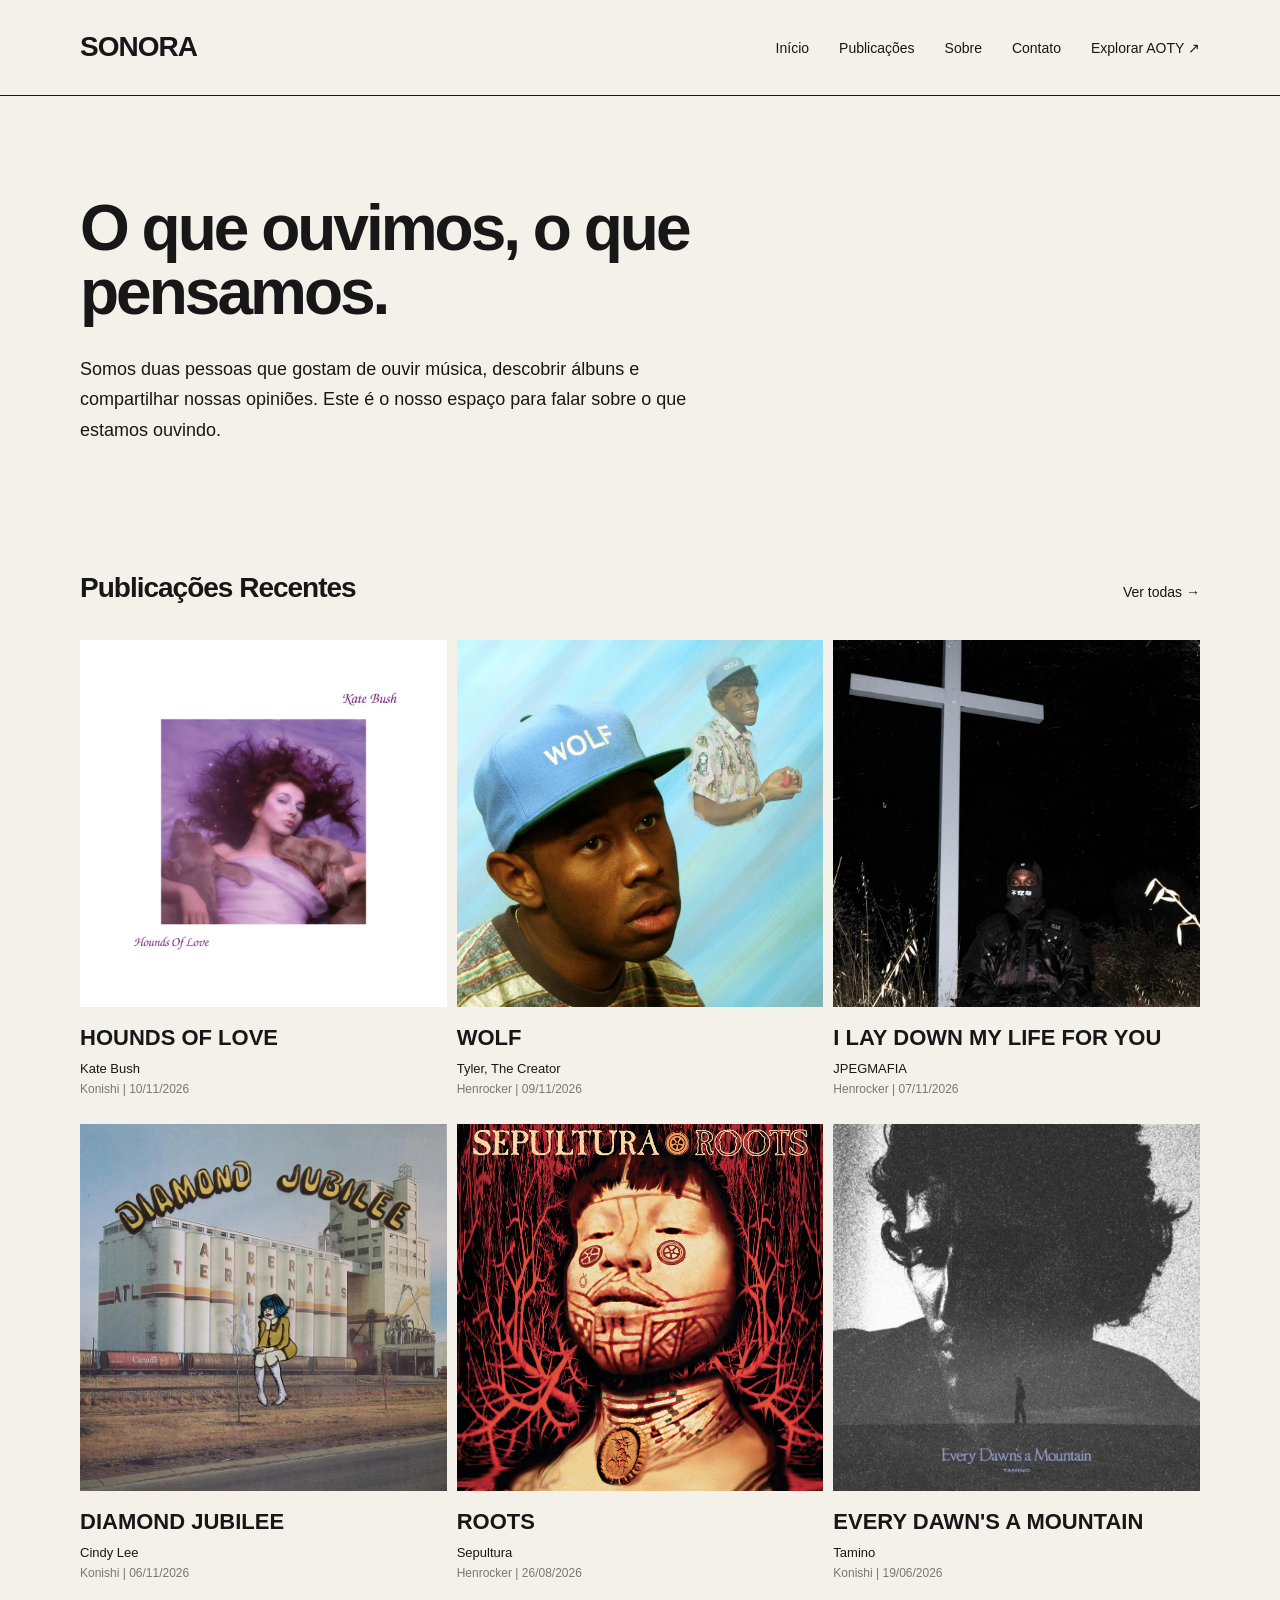
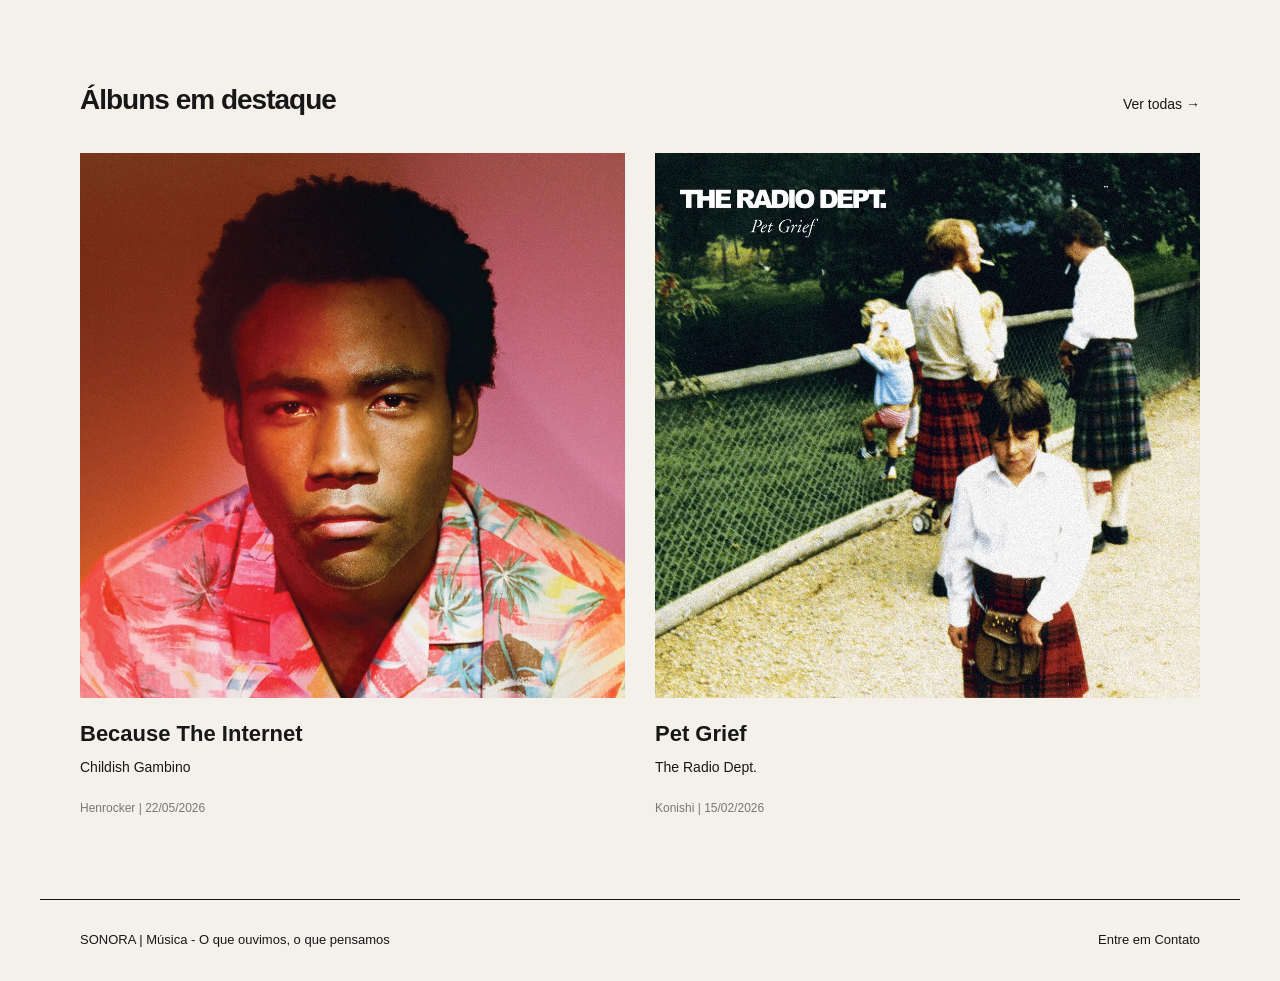
<file: SONORA/index.html>
<!DOCTYPE html>
<html lang="pt-br">
<head>
    <meta charset="UTF-8">
    <meta name="viewport" content="width=device-width, initial-scale=1.0">
    <title>Início | SONORA</title>
    <link rel="stylesheet" href="css/style.css">
    <link rel="shortcut icon" href="img/favicon.ico" type="image/x-icon">
</head>

<body>
    <header>
        <nav>
            <a href="index.html">SONORA</a>
            <ul>
                <li><a href="index.html">Início</a></li>
                <li><a href="publicacoes.html">Publicações</a></li>
                <li><a href="sobre.html">Sobre</a></li>
                <li><a href="contato.html">Contato</a></li>
                <li><a href="https://www.albumoftheyear.org/" target="_blank" rel="noopener noreferrer">Explorar AOTY ↗</a></li>
            </ul>
        </nav>
    </header>

    <main>
        <section id="apresentacao">
            <h1>O que ouvimos, o que pensamos.</h1>
            <p>Somos duas pessoas que gostam de ouvir música, descobrir álbuns e compartilhar nossas opiniões. Este é o nosso espaço para falar sobre o que estamos ouvindo.</p>
        </section>

        <section id="publicacoes-recentes">
            <div class="titulo-secao">
                <h2>Publicações Recentes</h2>
                <a href="publicacoes.html">Ver todas →</a>
            </div>

            <div id="grade-albuns-inicio">
                <article class="card-album-inicio">
                    <a href="publicacao-houndsoflove.html">
                        <img src="img/houndsoflove.png" alt="Capa do álbum Hounds of Love">
                        <h2>HOUNDS OF LOVE</h2>
                    </a>
                    <p>Kate Bush</p>
                    <span>Konishi | 10/11/2026</span>
                </article>

                <article class="card-album-inicio">
                    <a href="publicacao-wolf.html">
                        <img src="img/wolf.jpg" alt="Capa do álbum WOLF">
                        <h2>WOLF</h2>
                    </a>
                    <p>Tyler, The Creator</p>
                    <span>Henrocker | 09/11/2026</span>
                </article>

                <article class="card-album-inicio">
                    <a href="publicacao-ilaydownmylifeforyou.html">
                        <img src="img/ilaydownmylifeforyou.jpg" alt="Capa do álbum I LAY DOWN MY LIFE FOR YOU">
                        <h2>I LAY DOWN MY LIFE FOR YOU</h2>
                    </a>
                    <p>JPEGMAFIA</p>
                    <span>Henrocker | 07/11/2026</span>
                </article>

                <article class="card-album-inicio">
                    <a href="publicacao-diamondjubilee.html">
                        <img src="img/diamondjubilee.jpg" alt="Capa do álbum Diamond Jubilee">
                        <h2>DIAMOND JUBILEE</h2>
                    </a>
                    <p>Cindy Lee</p>
                    <span>Konishi | 06/11/2026</span>
                </article>

                <article class="card-album-inicio">
                    <a href="publicacao-roots.html">
                        <img src="img/roots.jpg" alt="Capa do álbum Roots">
                        <h2>ROOTS</h2>
                    </a>
                    <p>Sepultura</p>
                    <span>Henrocker | 26/08/2026</span>
                </article>

                <article class="card-album-inicio">
                    <a href="publicacao-everydawnsamountain.html">
                        <img src="img/everydawnsamountain.jpg" alt="Capa do álbum Every Dawn's A Mountain">
                        <h2>EVERY DAWN'S A MOUNTAIN</h2>
                    </a>
                    <p>Tamino</p>
                    <span>Konishi | 19/06/2026</span>
                </article>
            </div>
        </section>

        <section id="destaques">
            <div class="titulo-secao">
                <h2>Álbuns em destaque</h2>
                <a href="publicacoes.html">Ver todas →</a>
            </div>

            <div id="grade-destaques">               
                <article>
                    <a href="publicacao-becausetheinternet.html">
                    <img src="img/becausetheinternet.jpg" alt="Because The Internet - Childish Gambino">
                    <h3>Because The Internet</h3>
                    </a>
                    <p>Childish Gambino</p>
                    <span>Henrocker | 22/05/2026</span>
                </article>

                <article>
                    <a href="publicacao-petgrief.html">
                    <img src="img/petgrief.jpg" alt="Pet Grief - The Radio Dept.">
                    <h3>Pet Grief</h3>
                    </a>
                    <p>The Radio Dept.</p>
                    <span>Konishi | 15/02/2026</span>
                </article>
            </div>
        </section>
    </main>

    <footer>
        <p>SONORA | Música - O que ouvimos, o que pensamos</p>
        <a href="contato.html">Entre em Contato</a>
    </footer>

</body>
</html>
</file>
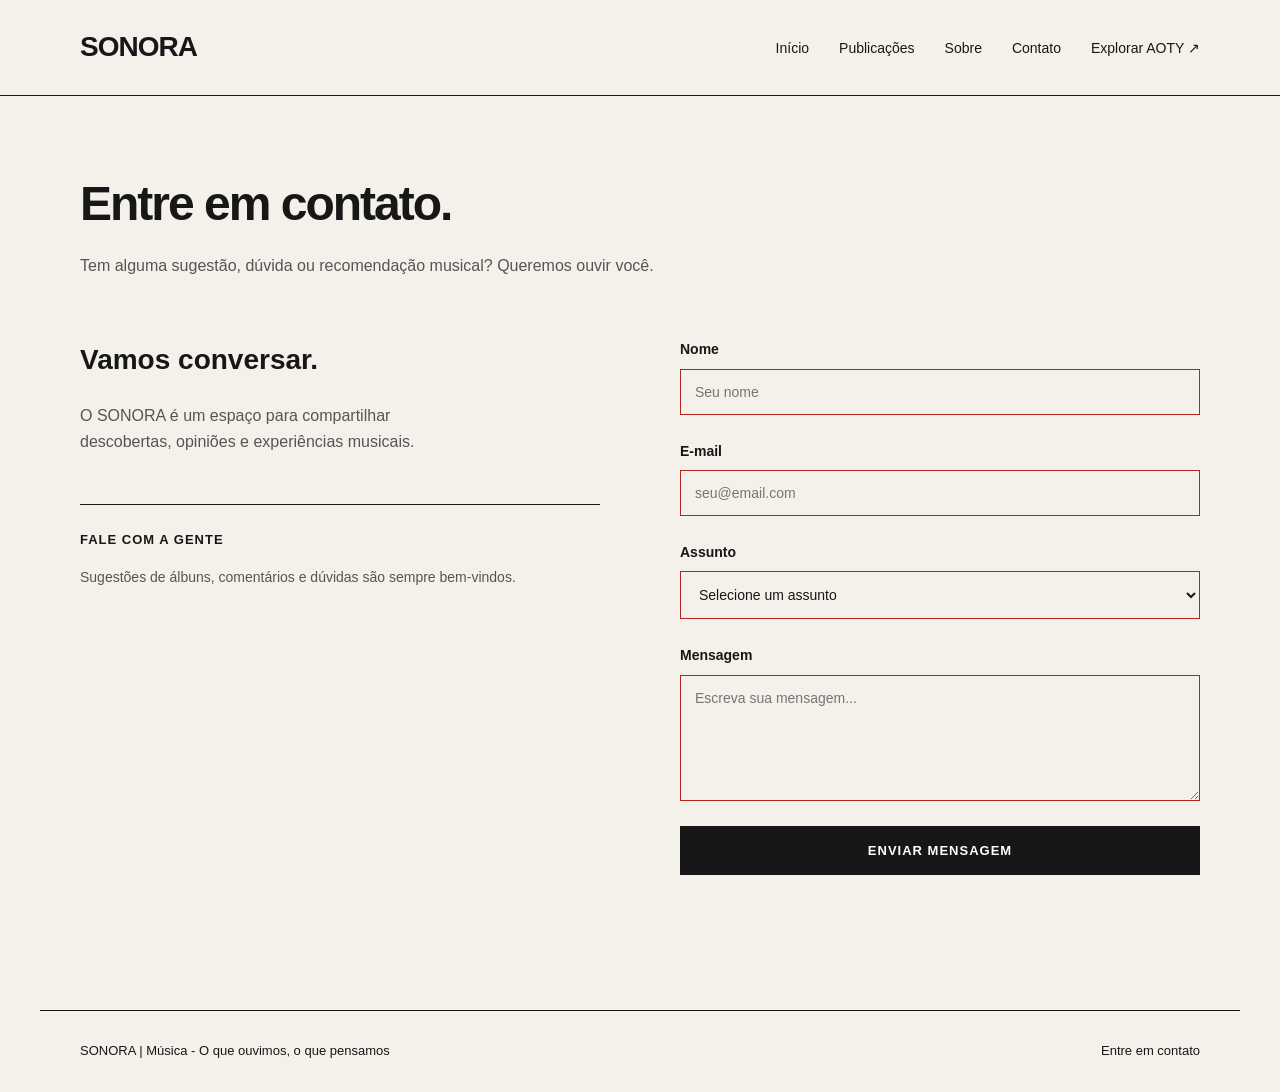
<file: SONORA/contato.html>
<!DOCTYPE html>
<html lang="pt-br">
<head>
    <meta charset="UTF-8">
    <meta name="viewport" content="width=device-width, initial-scale=1.0">
    <title>Contato | SONORA</title>
    <link rel="stylesheet" href="css/style.css">
    <link rel="shortcut icon" href="img/favicon.ico" type="image/x-icon">
</head>

<body>
    <header>
        <nav>
            <a href="index.html">SONORA</a>
            <ul>
                <li><a href="index.html">Início</a></li>
                <li><a href="publicacoes.html">Publicações</a></li>
                <li><a href="sobre.html">Sobre</a></li>
                <li><a href="contato.html">Contato</a></li>
                <li><a href="https://www.albumoftheyear.org/" target="_blank" rel="noopener noreferrer">Explorar AOTY ↗</a></li>
            </ul>
        </nav>
    </header>

    <main>
        <section class="pagina-contato">
            <div class="cabecalho-contato">
                <h1>Entre em contato.</h1>
                <p>Tem alguma sugestão, dúvida ou recomendação musical? Queremos ouvir você.</p>
            </div>

            <div class="conteudo-contato">
                <div class="informacoes-contato">
                    <h2>Vamos conversar.</h2>
                    <p>O SONORA é um espaço para compartilhar descobertas, opiniões e experiências musicais.</p>
                    <div class="detalhes-contato">
                        <h3>FALE COM A GENTE</h3>
                        <p>Sugestões de álbuns, comentários e dúvidas são sempre bem-vindos.</p>
                    </div>
                </div>

                <form id="formulario-contato">
                    <div class="campo-contato">
                        <label for="nome">Nome</label>
                        <input
                            type="text"
                            id="nome"
                            name="nome"
                            placeholder="Seu nome"
                            minlength="3"
                            pattern="[A-Za-zÀ-ÿ ]+"
                            required>
                    </div>

                    <div class="campo-contato">
                        <label for="email">E-mail</label>
                        <input
                            type="email"
                            id="email"
                            name="email"
                            placeholder="seu@email.com"
                            required>
                    </div>

                    <div class="campo-contato">
                        <label for="assunto">Assunto</label>
                        <select id="assunto" name="assunto" required>
                            <option value="" disabled selected>
                                Selecione um assunto
                            </option>
                            <option value="sugestao">
                                Sugestão de álbum
                            </option>
                            <option value="duvida">
                                Dúvida
                            </option>
                            <option value="feedback">
                                Feedback
                            </option>
                            <option value="outro">
                                Outro
                            </option>
                        </select>
                    </div>

                    <div class="campo-contato">
                        <label for="mensagem">Mensagem</label>
                        <textarea
                            id="mensagem"
                            name="mensagem"
                            rows="6"
                            placeholder="Escreva sua mensagem..."
                            minlength="10"
                            required></textarea>
                    </div>

                    <button type="submit" class="botao-contato">
                        ENVIAR MENSAGEM
                    </button>
                    <p id="resultado-contato" role="status"></p>
                </form>
            </div>
        </section>
    </main>

    <footer>
        <p>SONORA | Música - O que ouvimos, o que pensamos</p>
        <a href="contato.html">Entre em contato</a>
    </footer>

    <script src="js/script.js"></script>
</body>
</html>
</file>
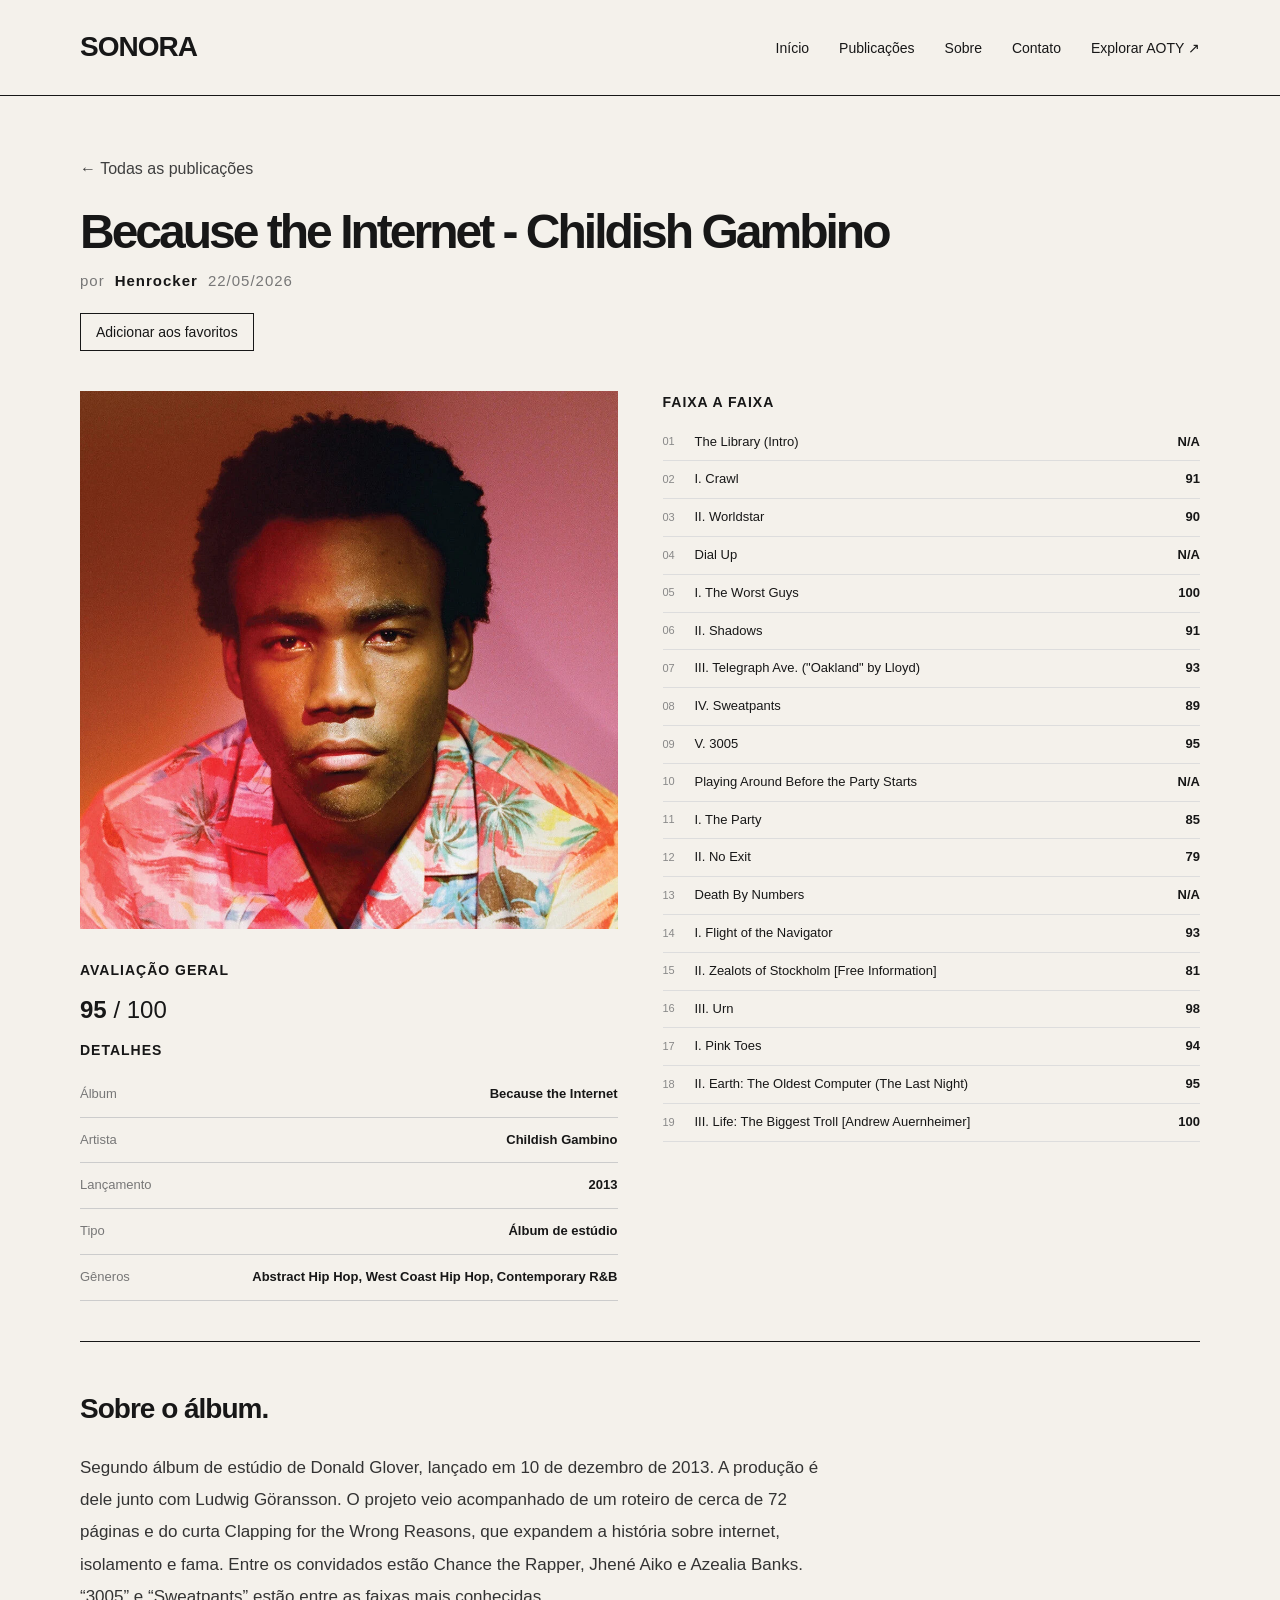
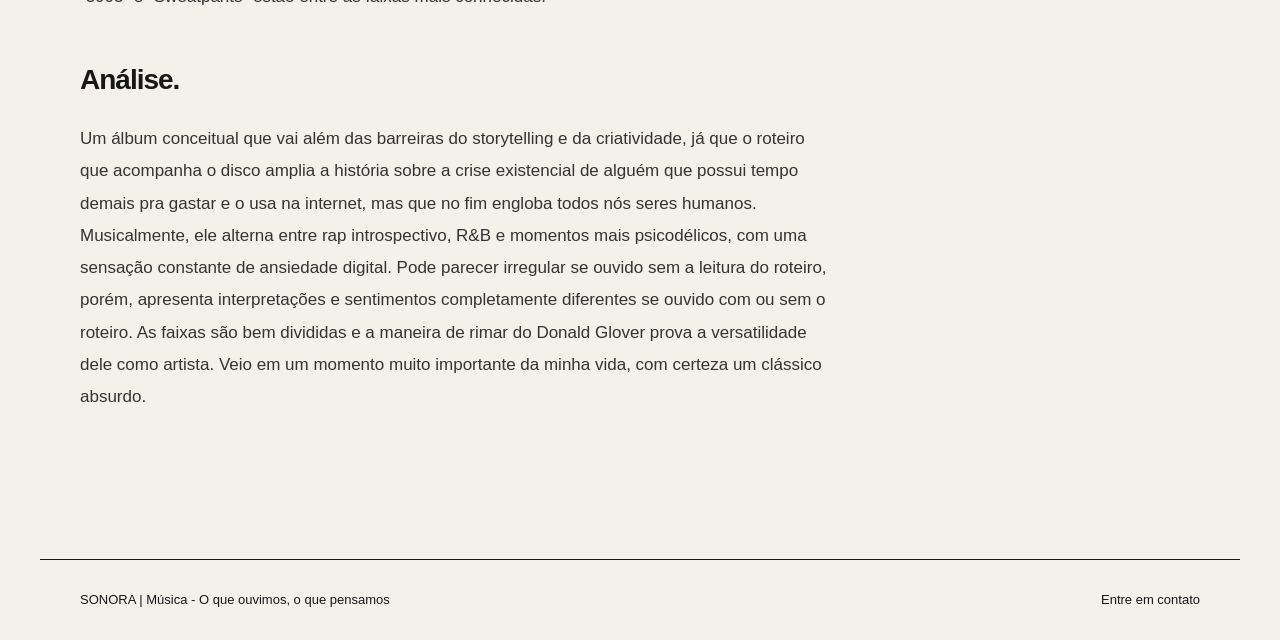
<file: SONORA/publicacao-becausetheinternet.html>
<!DOCTYPE html>
<html lang="pt-br">
<head>
    <meta charset="UTF-8">
    <meta name="viewport" content="width=device-width, initial-scale=1.0">
    <title>Because the Internet - Childish Gambino | SONORA</title>
    <link rel="stylesheet" href="css/style.css">
    <link rel="shortcut icon" href="img/favicon.ico" type="image/x-icon">
</head>

<body>
    <header>
        <nav>
            <a href="index.html">SONORA</a>
            <ul>
                <li><a href="index.html">Início</a></li>
                <li><a href="publicacoes.html">Publicações</a></li>
                <li><a href="sobre.html">Sobre</a></li>
                <li><a href="contato.html">Contato</a></li>
                <li><a href="https://www.albumoftheyear.org/" target="_blank" rel="noopener noreferrer">Explorar AOTY ↗</a></li>
            </ul>
        </nav>
    </header>

    <main>
        <article class="pagina-publicacao">
            <div class="cabecalho-publicacao">
                <a href="publicacoes.html" class="voltar-publicacoes">← Todas as publicações</a>
                <h1>Because the Internet - Childish Gambino</h1>
                <div class="metadados-publicacao">
                    <span>por</span>
                    <span class="autor-nome">Henrocker</span>
                    <span>22/05/2026</span>
                </div>
                <button
                    type="button"
                    id="botao-favorito"
                    data-album="becausetheinternet">
                    Adicionar aos favoritos
                </button>
            </div>

            <section class="apresentacao-album">
                <div class="coluna-album">
                    <div class="capa-publicacao">
                        <img src="img/becausetheinternet.jpg" alt="Capa do álbum Because the Internet">
                    </div>

                    <div class="ficha-album">
                        <div class="avaliacao-album">
                            <h2>AVALIAÇÃO GERAL</h2>
                            <div class="nota-album">
                                <strong>95</strong>
                                <span>/ 100</span>
                            </div>
                        </div>
                        <h2>Detalhes</h2>
                        <dl>
                            <div>
                                <dt>Álbum</dt>
                                <dd>Because the Internet</dd>
                            </div>
                            <div>
                                <dt>Artista</dt>
                                <dd>Childish Gambino</dd>
                            </div>
                            <div>
                                <dt>Lançamento</dt>
                                <dd>2013</dd>
                            </div>
                            <div>
                                <dt>Tipo</dt>
                                <dd>Álbum de estúdio</dd>
                            </div>
                            <div>
                                <dt>Gêneros</dt>
                                <dd>Abstract Hip Hop, West Coast Hip Hop, Contemporary R&B</dd>
                            </div>
                        </dl>
                    </div>
                </div>

                <div class="tracklist-publicacao">
                    <h2>Faixa a faixa</h2>
                    <ol class="lista-faixas">
                        <li><span>The Library (Intro)</span><strong>N/A</strong></li>
                        <li><span>I. Crawl</span><strong>91</strong></li>
                        <li><span>II. Worldstar</span><strong>90</strong></li>
                        <li><span>Dial Up</span><strong>N/A</strong></li>
                        <li><span>I. The Worst Guys</span><strong>100</strong></li>
                        <li><span>II. Shadows</span><strong>91</strong></li>
                        <li><span>III. Telegraph Ave. ("Oakland" by Lloyd)</span><strong>93</strong></li>
                        <li><span>IV. Sweatpants</span><strong>89</strong></li>
                        <li><span>V. 3005</span><strong>95</strong></li>
                        <li><span>Playing Around Before the Party Starts</span><strong>N/A</strong></li>
                        <li><span>I. The Party</span><strong>85</strong></li>
                        <li><span>II. No Exit</span><strong>79</strong></li>
                        <li><span>Death By Numbers</span><strong>N/A</strong></li>
                        <li><span>I. Flight of the Navigator</span><strong>93</strong></li>
                        <li><span>II. Zealots of Stockholm [Free Information]</span><strong>81</strong></li>
                        <li><span>III. Urn</span><strong>98</strong></li>
                        <li><span>I. Pink Toes</span><strong>94</strong></li>
                        <li><span>II. Earth: The Oldest Computer (The Last Night)</span><strong>95</strong></li>
                        <li><span>III. Life: The Biggest Troll [Andrew Auernheimer]</span><strong>100</strong></li>
                    </ol>
                </div>
            </section>

            <section class="conteudo-publicacao">
                <h2>Sobre o álbum.</h2>
                <p>Segundo álbum de estúdio de Donald Glover, lançado em 10 de dezembro de 2013. A produção é dele junto com Ludwig Göransson. O projeto veio acompanhado de um roteiro de cerca de 72 páginas e do curta Clapping for the Wrong Reasons, que expandem a história sobre internet, isolamento e fama. Entre os convidados estão Chance the Rapper, Jhené Aiko e Azealia Banks. “3005” e “Sweatpants” estão entre as faixas mais conhecidas.</p>
                <h2>Análise.</h2>
                <p>Um álbum conceitual que vai além das barreiras do storytelling e da criatividade, já que o roteiro que acompanha o disco amplia a história sobre a crise existencial de alguém que possui tempo demais pra gastar e o usa na internet, mas que no fim engloba todos nós seres humanos. Musicalmente, ele alterna entre rap introspectivo, R&B e momentos mais psicodélicos, com uma sensação constante de ansiedade digital. Pode parecer irregular se ouvido sem a leitura do roteiro, porém, apresenta interpretações e sentimentos completamente diferentes se ouvido com ou sem o roteiro. As faixas são bem divididas e a maneira de rimar do Donald Glover prova a versatilidade dele como artista. Veio em um momento muito importante da minha vida, com certeza um clássico absurdo.</p>
            </section>
        </article>
    </main>

    <footer>
        <p>SONORA | Música - O que ouvimos, o que pensamos</p>
        <a href="contato.html">Entre em contato</a>
    </footer>

    <script src="js/script.js"></script>
</body>
</html>
</file>
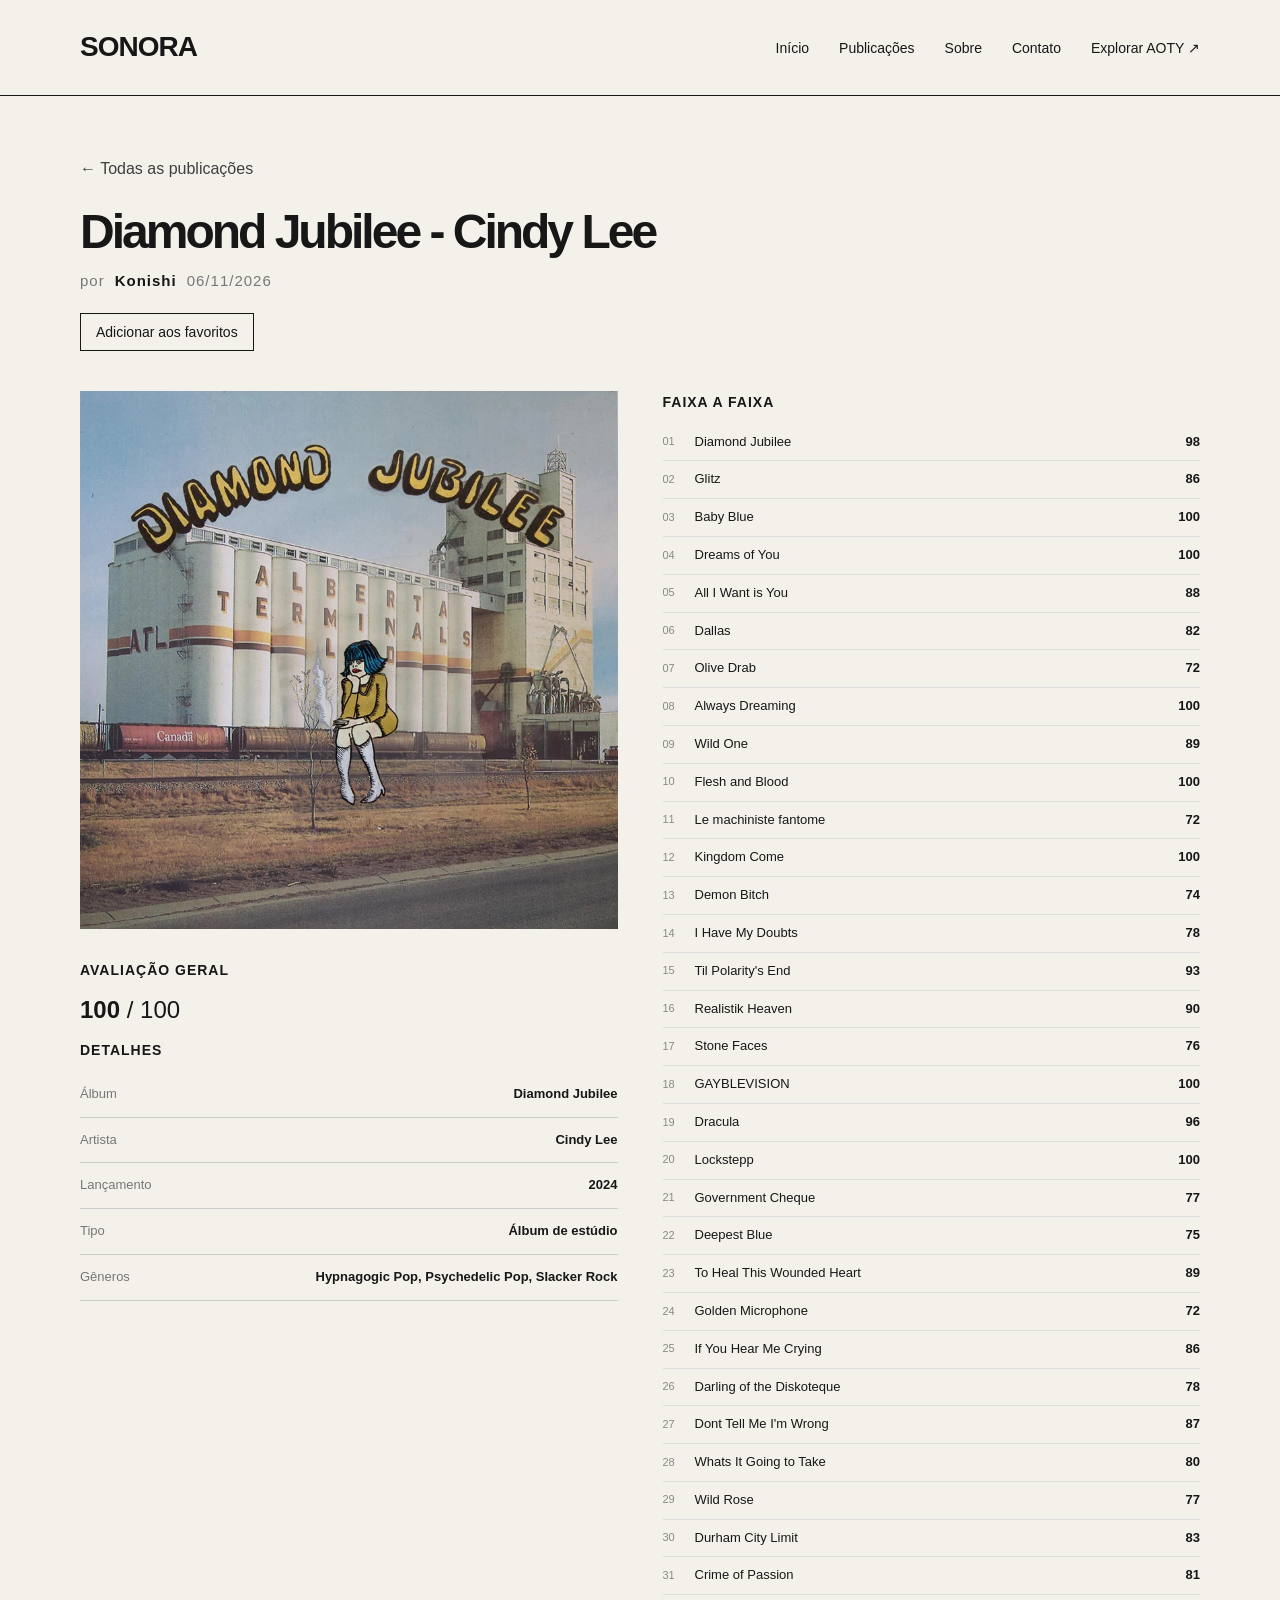
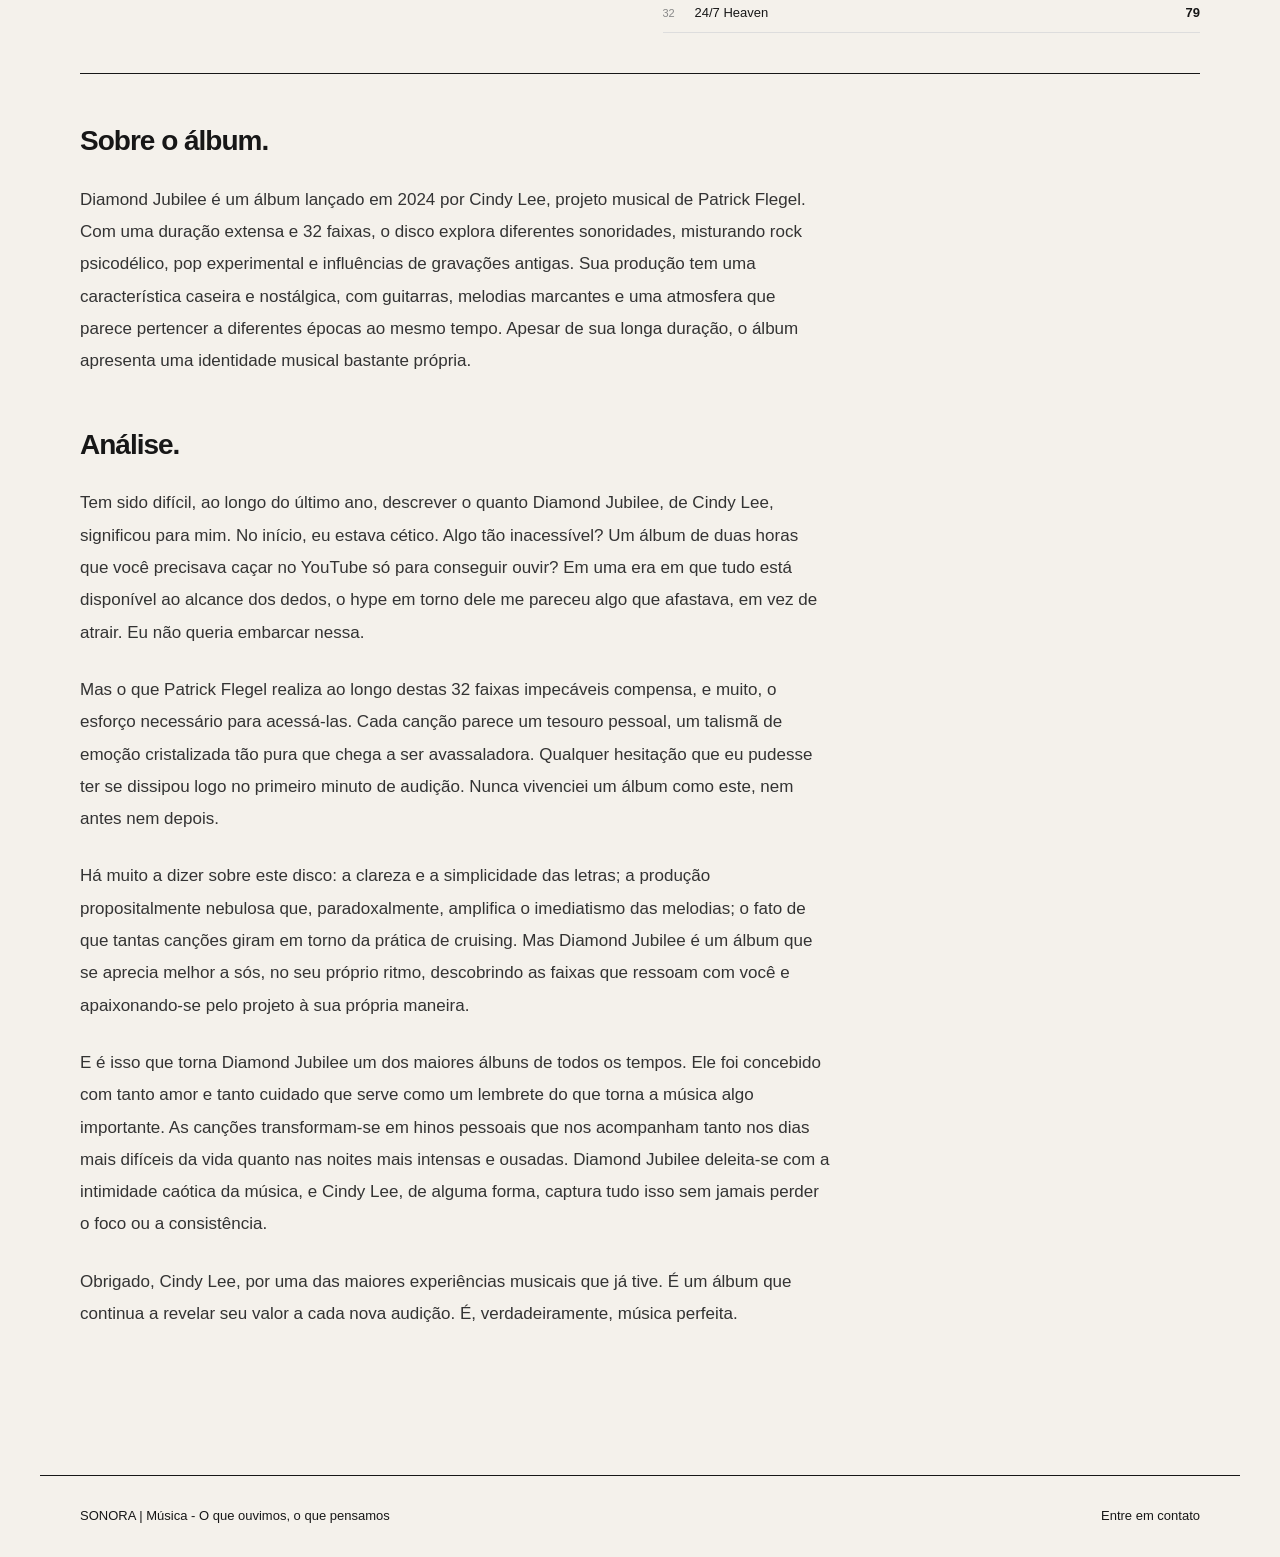
<file: SONORA/publicacao-diamondjubilee.html>
<!DOCTYPE html>
<html lang="pt-br">
<head>
    <meta charset="UTF-8">
    <meta name="viewport" content="width=device-width, initial-scale=1.0">
    <title>Diamond Jubilee - Cindy Lee | SONORA</title>
    <link rel="stylesheet" href="css/style.css">
    <link rel="shortcut icon" href="img/favicon.ico" type="image/x-icon">
</head>

<body>
    <header>
        <nav>
            <a href="index.html">SONORA</a>
            <ul>
                <li><a href="index.html">Início</a></li>
                <li><a href="publicacoes.html">Publicações</a></li>
                <li><a href="sobre.html">Sobre</a></li>
                <li><a href="contato.html">Contato</a></li>
                <li><a href="https://www.albumoftheyear.org/" target="_blank" rel="noopener noreferrer">Explorar AOTY ↗</a></li>
            </ul>
        </nav>
    </header>

    <main>
        <article class="pagina-publicacao">
            <div class="cabecalho-publicacao">
                <a href="publicacoes.html" class="voltar-publicacoes">← Todas as publicações</a>
                <h1>Diamond Jubilee - Cindy Lee</h1>
                <div class="metadados-publicacao">
                    <span>por</span>
                    <span class="autor-nome">Konishi</span>
                    <span>06/11/2026</span>
                </div>
                <button
                    type="button"
                    id="botao-favorito"
                    data-album="diamondjubilee">
                    Adicionar aos favoritos
                </button>
            </div>

            <section class="apresentacao-album">
                <div class="coluna-album">
                    <div class="capa-publicacao">
                        <img src="img/diamondjubilee.jpg" alt="Capa do álbum Diamond Jubilee">
                    </div>

                    <div class="ficha-album">
                        <div class="avaliacao-album">
                            <h2>AVALIAÇÃO GERAL</h2>
                            <div class="nota-album">
                                <strong>100</strong>
                                <span>/ 100</span>
                            </div>
                        </div>
                        <h2>Detalhes</h2>
                        <dl>
                            <div>
                                <dt>Álbum</dt>
                                <dd>Diamond Jubilee</dd>
                            </div>
                            <div>
                                <dt>Artista</dt>
                                <dd>Cindy Lee</dd>
                            </div>
                            <div>
                                <dt>Lançamento</dt>
                                <dd>2024</dd>
                            </div>
                            <div>
                                <dt>Tipo</dt>
                                <dd>Álbum de estúdio</dd>
                            </div>
                            <div>
                                <dt>Gêneros</dt>
                                <dd>Hypnagogic Pop, Psychedelic Pop, Slacker Rock</dd>
                            </div>
                        </dl>
                    </div>
                </div>

                <div class="tracklist-publicacao">
                    <h2>Faixa a faixa</h2>
                    <ol class="lista-faixas">
                        <li><span>Diamond Jubilee</span><strong>98</strong></li>
                        <li><span>Glitz</span><strong>86</strong></li>
                        <li><span>Baby Blue</span><strong>100</strong></li>
                        <li><span>Dreams of You</span><strong>100</strong></li>
                        <li><span>All I Want is You</span><strong>88</strong></li>
                        <li><span>Dallas</span><strong>82</strong></li>
                        <li><span>Olive Drab</span><strong>72</strong></li>
                        <li><span>Always Dreaming</span><strong>100</strong></li>
                        <li><span>Wild One</span><strong>89</strong></li>
                        <li><span>Flesh and Blood</span><strong>100</strong></li>
                        <li><span>Le machiniste fantome</span><strong>72</strong></li>
                        <li><span>Kingdom Come</span><strong>100</strong></li>
                        <li><span>Demon Bitch</span><strong>74</strong></li>
                        <li><span>I Have My Doubts</span><strong>78</strong></li>
                        <li><span>Til Polarity's End</span><strong>93</strong></li>
                        <li><span>Realistik Heaven</span><strong>90</strong></li>
                        <li><span>Stone Faces</span><strong>76</strong></li>
                        <li><span>GAYBLEVISION</span><strong>100</strong></li>
                        <li><span>Dracula</span><strong>96</strong></li>
                        <li><span>Lockstepp</span><strong>100</strong></li>
                        <li><span>Government Cheque</span><strong>77</strong></li>
                        <li><span>Deepest Blue</span><strong>75</strong></li>
                        <li><span>To Heal This Wounded Heart</span><strong>89</strong></li>
                        <li><span>Golden Microphone</span><strong>72</strong></li>
                        <li><span>If You Hear Me Crying</span><strong>86</strong></li>
                        <li><span>Darling of the Diskoteque</span><strong>78</strong></li>
                        <li><span>Dont Tell Me I'm Wrong</span><strong>87</strong></li>
                        <li><span>Whats It Going to Take</span><strong>80</strong></li>
                        <li><span>Wild Rose</span><strong>77</strong></li>
                        <li><span>Durham City Limit</span><strong>83</strong></li>
                        <li><span>Crime of Passion</span><strong>81</strong></li>
                        <li><span>24/7 Heaven</span><strong>79</strong></li>
                    </ol>
                </div>
            </section>

            <section class="conteudo-publicacao">
                <h2>Sobre o álbum.</h2>
                <p>Diamond Jubilee é um álbum lançado em 2024 por Cindy Lee, projeto musical de Patrick Flegel. Com uma duração extensa e 32 faixas, o disco explora diferentes sonoridades, misturando rock psicodélico, pop experimental e influências de gravações antigas. Sua produção tem uma característica caseira e nostálgica, com guitarras, melodias marcantes e uma atmosfera que parece pertencer a diferentes épocas ao mesmo tempo. Apesar de sua longa duração, o álbum apresenta uma identidade musical bastante própria.</p>
                <h2>Análise.</h2>
                <p>Tem sido difícil, ao longo do último ano, descrever o quanto Diamond Jubilee, de Cindy Lee, significou para mim. No início, eu estava cético. Algo tão inacessível? Um álbum de duas horas que você precisava caçar no YouTube só para conseguir ouvir? Em uma era em que tudo está disponível ao alcance dos dedos, o hype em torno dele me pareceu algo que afastava, em vez de atrair. Eu não queria embarcar nessa.</p> 
                <p>Mas o que Patrick Flegel realiza ao longo destas 32 faixas impecáveis compensa, e muito, o esforço necessário para acessá-las. Cada canção parece um tesouro pessoal, um talismã de emoção cristalizada tão pura que chega a ser avassaladora. Qualquer hesitação que eu pudesse ter se dissipou logo no primeiro minuto de audição. Nunca vivenciei um álbum como este, nem antes nem depois.</p>
                <p>Há muito a dizer sobre este disco: a clareza e a simplicidade das letras; a produção propositalmente nebulosa que, paradoxalmente, amplifica o imediatismo das melodias; o fato de que tantas canções giram em torno da prática de cruising. Mas Diamond Jubilee é um álbum que se aprecia melhor a sós, no seu próprio ritmo, descobrindo as faixas que ressoam com você e apaixonando-se pelo projeto à sua própria maneira.</p>
                <p>E é isso que torna Diamond Jubilee um dos maiores álbuns de todos os tempos. Ele foi concebido com tanto amor e tanto cuidado que serve como um lembrete do que torna a música algo importante. As canções transformam-se em hinos pessoais que nos acompanham tanto nos dias mais difíceis da vida quanto nas noites mais intensas e ousadas. Diamond Jubilee deleita-se com a intimidade caótica da música, e Cindy Lee, de alguma forma, captura tudo isso sem jamais perder o foco ou a consistência.</p>
                <p>Obrigado, Cindy Lee, por uma das maiores experiências musicais que já tive. É um álbum que continua a revelar seu valor a cada nova audição. É, verdadeiramente, música perfeita.</p>
            </section>
        </article>
    </main>

    <footer>
        <p>SONORA | Música - O que ouvimos, o que pensamos</p>
        <a href="contato.html">Entre em contato</a>
    </footer>

    <script src="js/script.js"></script>
</body>
</html>
</file>
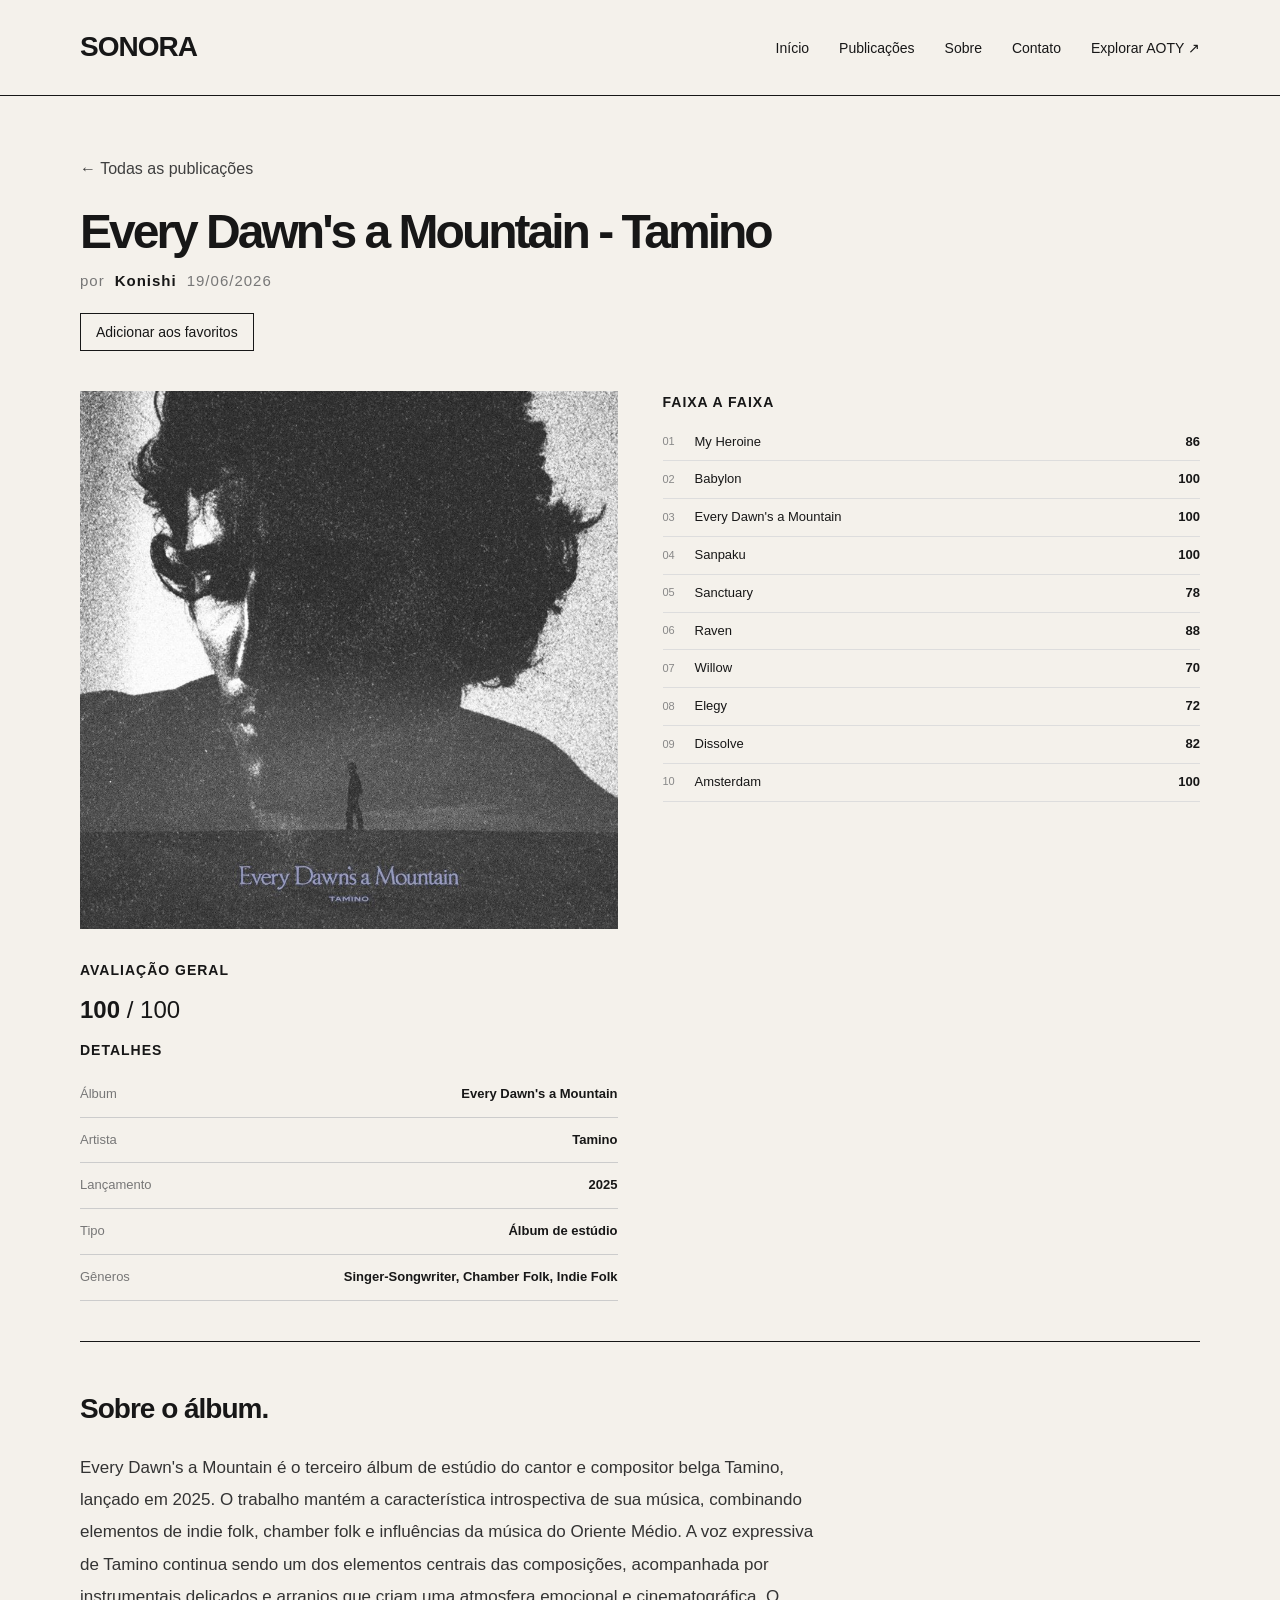
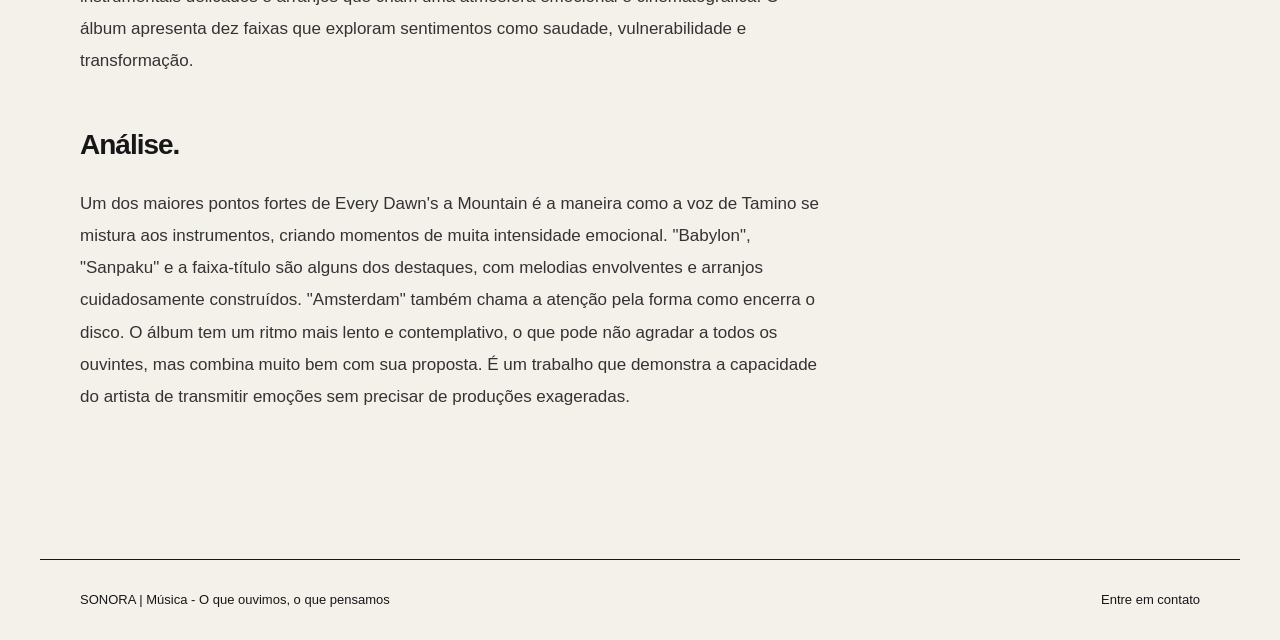
<file: SONORA/publicacao-everydawnsamountain.html>
<!DOCTYPE html>
<html lang="pt-br">
<head>
    <meta charset="UTF-8">
    <meta name="viewport" content="width=device-width, initial-scale=1.0">
    <title>Every Dawn's a Mountain - Tamino | SONORA</title>
    <link rel="stylesheet" href="css/style.css">
    <link rel="shortcut icon" href="img/favicon.ico" type="image/x-icon">
</head>

<body>
    <header>
        <nav>
            <a href="index.html">SONORA</a>
            <ul>
                <li><a href="index.html">Início</a></li>
                <li><a href="publicacoes.html">Publicações</a></li>
                <li><a href="sobre.html">Sobre</a></li>
                <li><a href="contato.html">Contato</a></li>
                <li><a href="https://www.albumoftheyear.org/" target="_blank" rel="noopener noreferrer">Explorar AOTY ↗</a></li>
            </ul>
        </nav>
    </header>

    <main>
        <article class="pagina-publicacao">
            <div class="cabecalho-publicacao">
                <a href="publicacoes.html" class="voltar-publicacoes">← Todas as publicações</a>
                <h1>Every Dawn's a Mountain - Tamino</h1>
                <div class="metadados-publicacao">
                    <span>por</span>
                    <span class="autor-nome">Konishi</span>
                    <span>19/06/2026</span>
                </div>
                <button
                    type="button"
                    id="botao-favorito"
                    data-album="everydawnsamountain">
                    Adicionar aos favoritos
                </button>
            </div>

            <section class="apresentacao-album">
                <div class="coluna-album">
                    <div class="capa-publicacao">
                        <img src="img/everydawnsamountain.jpg" alt="Capa do álbum Every Dawn's a Mountain">
                    </div>

                    <div class="ficha-album">
                        <div class="avaliacao-album">
                            <h2>AVALIAÇÃO GERAL</h2>
                            <div class="nota-album">
                                <strong>100</strong>
                                <span>/ 100</span>
                            </div>
                        </div>
                        <h2>Detalhes</h2>
                        <dl>
                            <div>
                                <dt>Álbum</dt>
                                <dd>Every Dawn's a Mountain</dd>
                            </div>
                            <div>
                                <dt>Artista</dt>
                                <dd>Tamino</dd>
                            </div>
                            <div>
                                <dt>Lançamento</dt>
                                <dd>2025</dd>
                            </div>
                            <div>
                                <dt>Tipo</dt>
                                <dd>Álbum de estúdio</dd>
                            </div>
                            <div>
                                <dt>Gêneros</dt>
                                <dd>Singer-Songwriter, Chamber Folk, Indie Folk</dd>
                            </div>
                        </dl>
                    </div>
                </div>

                <div class="tracklist-publicacao">
                    <h2>Faixa a faixa</h2>
                    <ol class="lista-faixas">
                        <li><span>My Heroine</span><strong>86</strong></li>
                        <li><span>Babylon</span><strong>100</strong></li>
                        <li><span>Every Dawn's a Mountain</span><strong>100</strong></li>
                        <li><span>Sanpaku</span><strong>100</strong></li>
                        <li><span>Sanctuary</span><strong>78</strong></li>
                        <li><span>Raven</span><strong>88</strong></li>
                        <li><span>Willow</span><strong>70</strong></li>
                        <li><span>Elegy</span><strong>72</strong></li>
                        <li><span>Dissolve</span><strong>82</strong></li>
                        <li><span>Amsterdam</span><strong>100</strong></li>
                    </ol>
                </div>
            </section>

            <section class="conteudo-publicacao">
                <h2>Sobre o álbum.</h2>
                <p>Every Dawn's a Mountain é o terceiro álbum de estúdio do cantor e compositor belga Tamino, lançado em 2025. O trabalho mantém a característica introspectiva de sua música, combinando elementos de indie folk, chamber folk e influências da música do Oriente Médio. A voz expressiva de Tamino continua sendo um dos elementos centrais das composições, acompanhada por instrumentais delicados e arranjos que criam uma atmosfera emocional e cinematográfica. O álbum apresenta dez faixas que exploram sentimentos como saudade, vulnerabilidade e transformação.</p>
                <h2>Análise.</h2>
                <p>Um dos maiores pontos fortes de Every Dawn's a Mountain é a maneira como a voz de Tamino se mistura aos instrumentos, criando momentos de muita intensidade emocional. "Babylon", "Sanpaku" e a faixa-título são alguns dos destaques, com melodias envolventes e arranjos cuidadosamente construídos. "Amsterdam" também chama a atenção pela forma como encerra o disco. O álbum tem um ritmo mais lento e contemplativo, o que pode não agradar a todos os ouvintes, mas combina muito bem com sua proposta. É um trabalho que demonstra a capacidade do artista de transmitir emoções sem precisar de produções exageradas.</p>
            </section>
        </article>
    </main>

    <footer>
        <p>SONORA | Música - O que ouvimos, o que pensamos</p>
        <a href="contato.html">Entre em contato</a>
    </footer>

    <script src="js/script.js"></script>
</body>
</html>
</file>
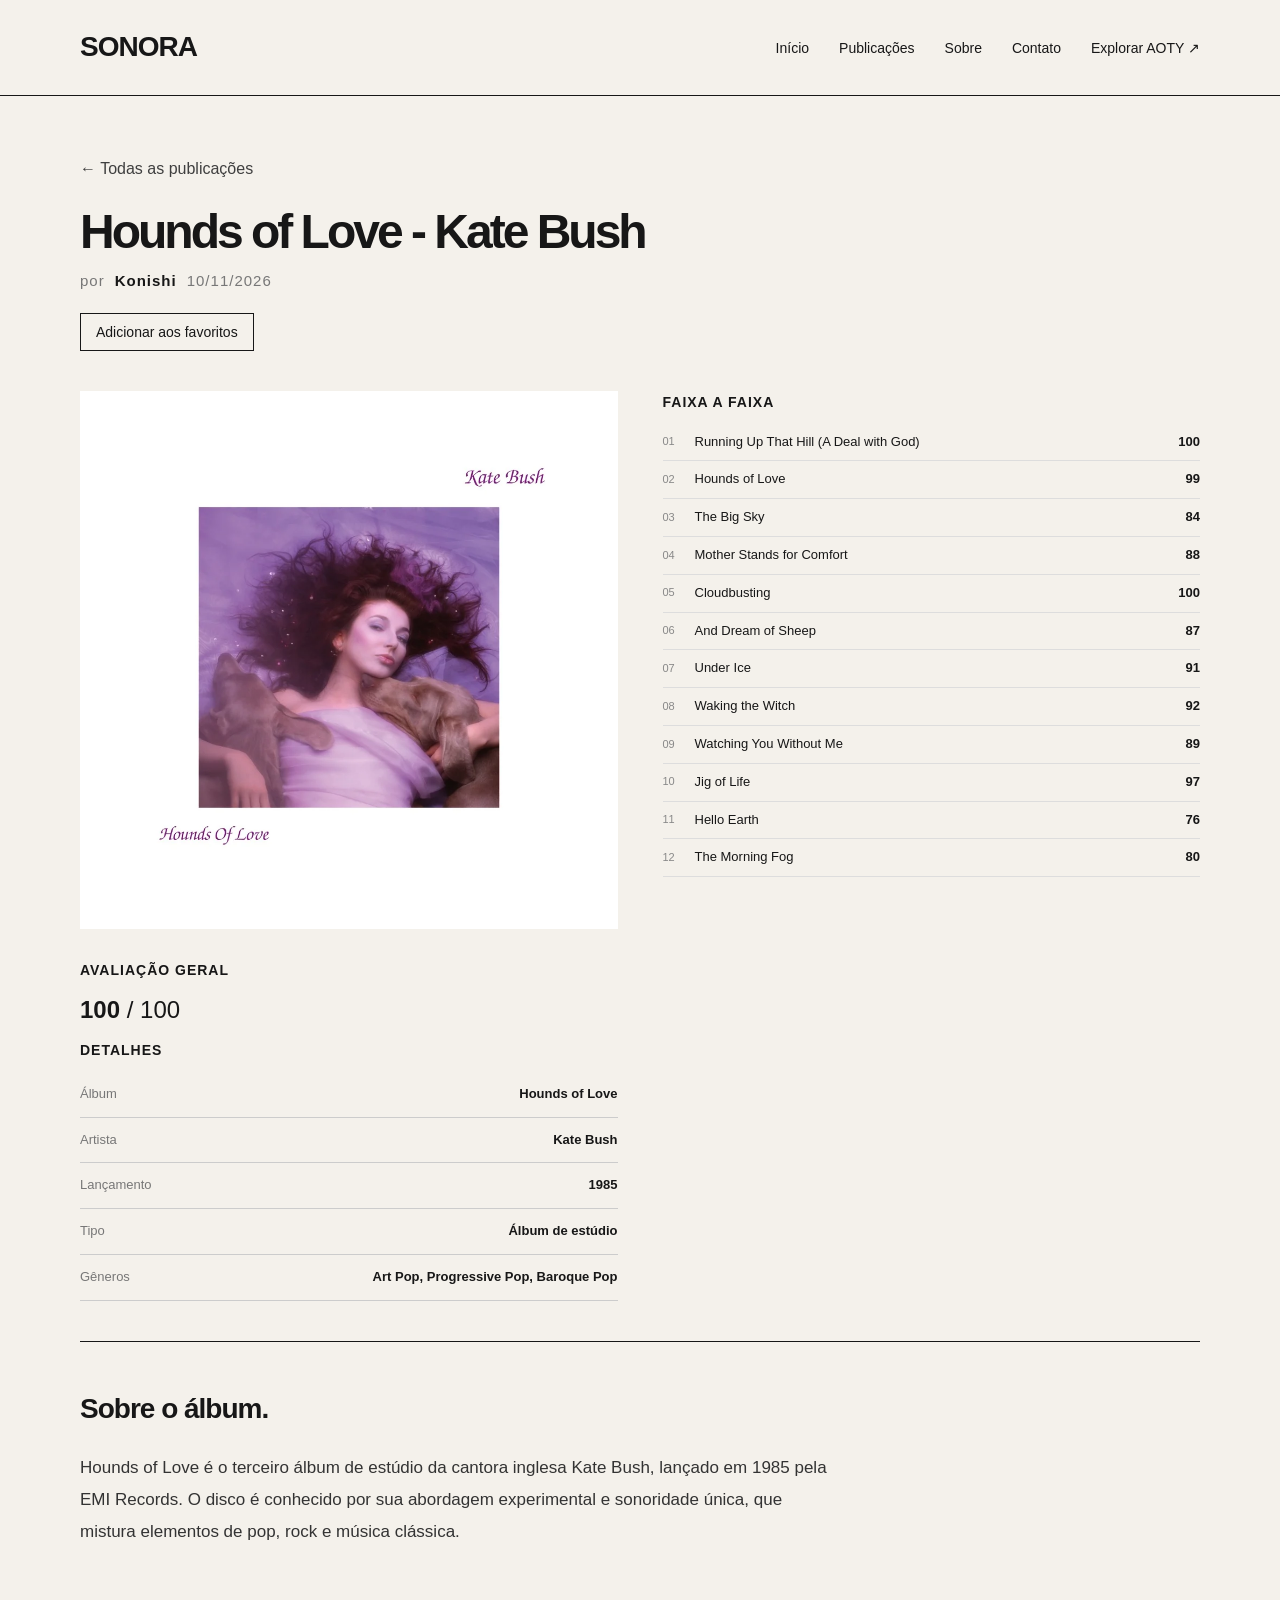
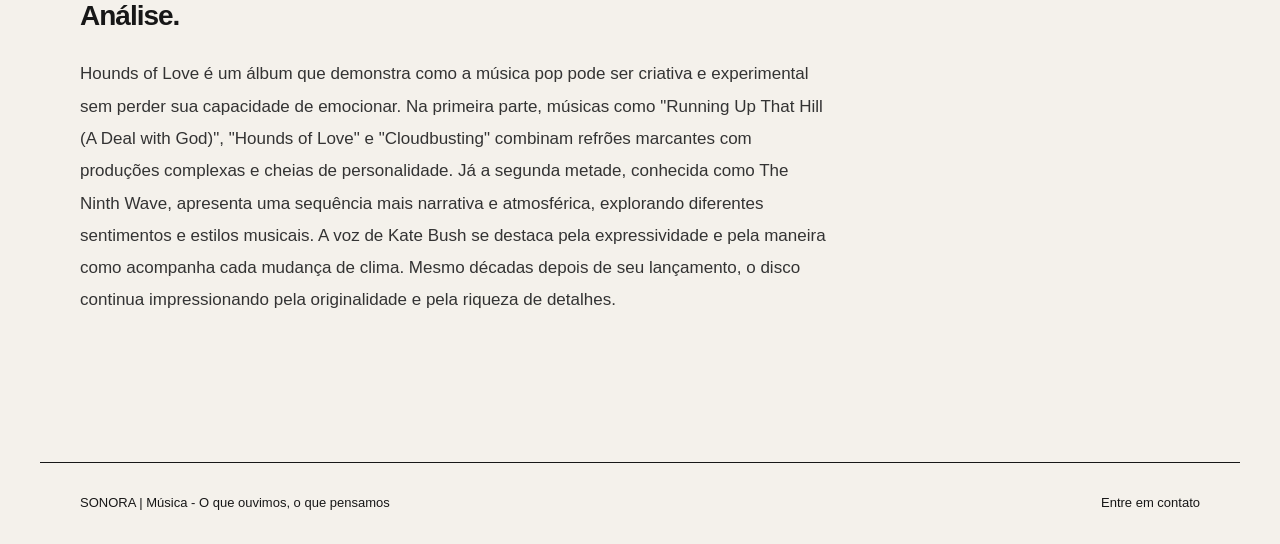
<file: SONORA/publicacao-houndsoflove.html>
<!DOCTYPE html>
<html lang="pt-br">
<head>
    <meta charset="UTF-8">
    <meta name="viewport" content="width=device-width, initial-scale=1.0">
    <title>Hounds of Love - Kate Bush | SONORA</title>
    <link rel="stylesheet" href="css/style.css">
    <link rel="shortcut icon" href="img/favicon.ico" type="image/x-icon">
</head>

<body>
    <header>
        <nav>
            <a href="index.html">SONORA</a>
            <ul>
                <li><a href="index.html">Início</a></li>
                <li><a href="publicacoes.html">Publicações</a></li>
                <li><a href="sobre.html">Sobre</a></li>
                <li><a href="contato.html">Contato</a></li>
                <li><a href="https://www.albumoftheyear.org/" target="_blank" rel="noopener noreferrer">Explorar AOTY ↗</a></li>
            </ul>
        </nav>
    </header>

    <main>
        <article class="pagina-publicacao">
            <div class="cabecalho-publicacao">
                <a href="publicacoes.html" class="voltar-publicacoes">← Todas as publicações</a>
                <h1>Hounds of Love - Kate Bush</h1>
                <div class="metadados-publicacao">
                    <span>por</span>
                    <span class="autor-nome">Konishi</span>
                    <span>10/11/2026</span>
                </div>
                <button
                    type="button"
                    id="botao-favorito"
                    data-album="houndsoflove">
                    Adicionar aos favoritos
                </button>
            </div>

            <section class="apresentacao-album">
                <div class="coluna-album">
                    <div class="capa-publicacao">
                        <img src="img/houndsoflove.png" alt="Capa do álbum Hounds of Love">
                    </div>

                    <div class="ficha-album">
                        <div class="avaliacao-album">
                            <h2>AVALIAÇÃO GERAL</h2>
                            <div class="nota-album">
                                <strong>100</strong>
                                <span>/ 100</span>
                            </div>
                        </div>
                        <h2>Detalhes</h2>
                        <dl>
                            <div>
                                <dt>Álbum</dt>
                                <dd>Hounds of Love</dd>
                            </div>
                            <div>
                                <dt>Artista</dt>
                                <dd>Kate Bush</dd>
                            </div>
                            <div>
                                <dt>Lançamento</dt>
                                <dd>1985</dd>
                            </div>
                            <div>
                                <dt>Tipo</dt>
                                <dd>Álbum de estúdio</dd>
                            </div>
                            <div>
                                <dt>Gêneros</dt>
                                <dd>Art Pop, Progressive Pop, Baroque Pop</dd>
                            </div>
                        </dl>
                    </div>
                </div>

                <div class="tracklist-publicacao">
                    <h2>Faixa a faixa</h2>
                    <ol class="lista-faixas">
                        <li><span>Running Up That Hill (A Deal with God)</span><strong>100</strong></li>
                        <li><span>Hounds of Love</span><strong>99</strong></li>
                        <li><span>The Big Sky</span><strong>84</strong></li>
                        <li><span>Mother Stands for Comfort</span><strong>88</strong></li>
                        <li><span>Cloudbusting</span><strong>100</strong></li>
                        <li><span>And Dream of Sheep</span><strong>87</strong></li>
                        <li><span>Under Ice</span><strong>91</strong></li>
                        <li><span>Waking the Witch</span><strong>92</strong></li>
                        <li><span>Watching You Without Me</span><strong>89</strong></li>
                        <li><span>Jig of Life</span><strong>97</strong></li>
                        <li><span>Hello Earth</span><strong>76</strong></li>
                        <li><span>The Morning Fog</span><strong>80</strong></li>
                    </ol>
                </div>
            </section>

            <section class="conteudo-publicacao">
                <h2>Sobre o álbum.</h2>
                <p>Hounds of Love é o terceiro álbum de estúdio da cantora inglesa Kate Bush, lançado em 1985 pela EMI Records. O disco é conhecido por sua abordagem experimental e sonoridade única, que mistura elementos de pop, rock e música clássica.</p>
                <h2>Análise.</h2>
                <p>Hounds of Love é um álbum que demonstra como a música pop pode ser criativa e experimental sem perder sua capacidade de emocionar. Na primeira parte, músicas como "Running Up That Hill (A Deal with God)", "Hounds of Love" e "Cloudbusting" combinam refrões marcantes com produções complexas e cheias de personalidade. Já a segunda metade, conhecida como The Ninth Wave, apresenta uma sequência mais narrativa e atmosférica, explorando diferentes sentimentos e estilos musicais. A voz de Kate Bush se destaca pela expressividade e pela maneira como acompanha cada mudança de clima. Mesmo décadas depois de seu lançamento, o disco continua impressionando pela originalidade e pela riqueza de detalhes.</p>
            </section>
        </article>
    </main>

    <footer>
        <p>SONORA | Música - O que ouvimos, o que pensamos</p>
        <a href="contato.html">Entre em contato</a>
    </footer>

    <script src="js/script.js"></script>
</body>
</html>
</file>
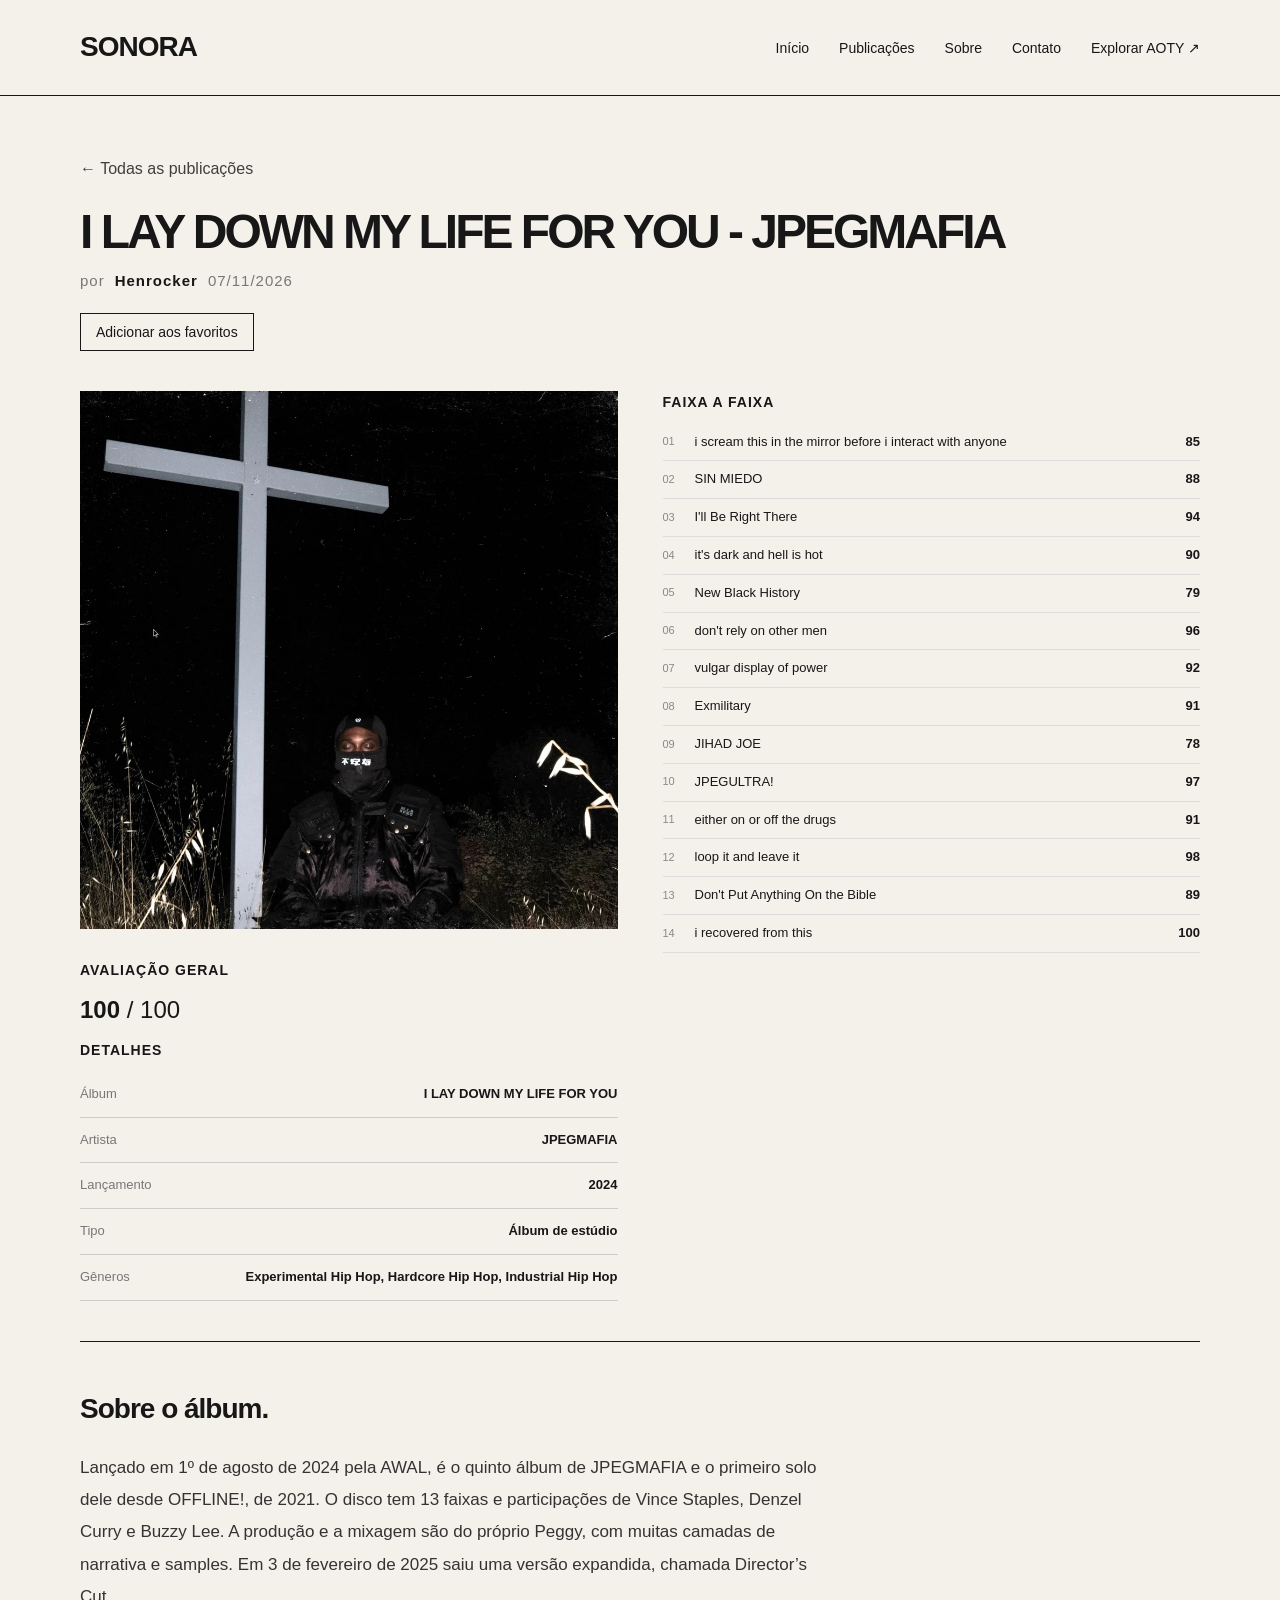
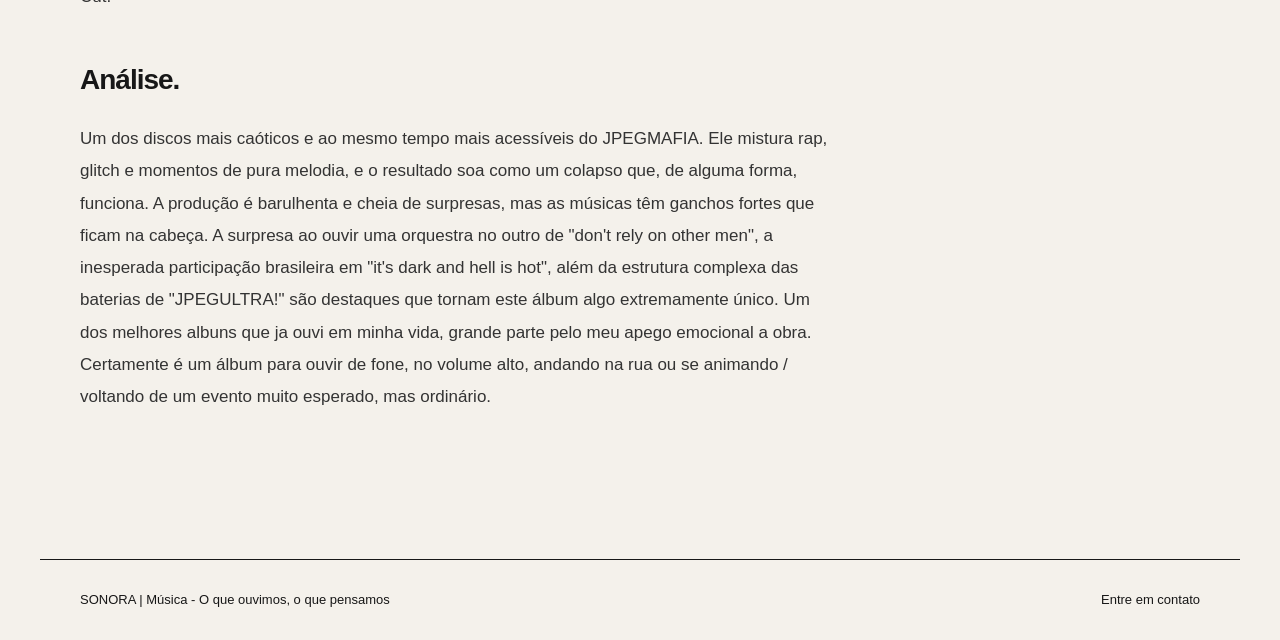
<file: SONORA/publicacao-ilaydownmylifeforyou.html>
<!DOCTYPE html>
<html lang="pt-br">
<head>
    <meta charset="UTF-8">
    <meta name="viewport" content="width=device-width, initial-scale=1.0">
    <title>I LAY DOWN MY LIFE FOR YOU - JPEGMAFIA | SONORA</title>
    <link rel="stylesheet" href="css/style.css">
    <link rel="shortcut icon" href="img/favicon.ico" type="image/x-icon">
</head>

<body>
    <header>
        <nav>
            <a href="index.html">SONORA</a>
            <ul>
                <li><a href="index.html">Início</a></li>
                <li><a href="publicacoes.html">Publicações</a></li>
                <li><a href="sobre.html">Sobre</a></li>
                <li><a href="contato.html">Contato</a></li>
                <li><a href="https://www.albumoftheyear.org/" target="_blank" rel="noopener noreferrer">Explorar AOTY ↗</a></li>
            </ul>
        </nav>
    </header>

    <main>
        <article class="pagina-publicacao">
            <div class="cabecalho-publicacao">
                <a href="publicacoes.html" class="voltar-publicacoes">← Todas as publicações</a>
                <h1>I LAY DOWN MY LIFE FOR YOU - JPEGMAFIA</h1>
                <div class="metadados-publicacao">
                    <span>por</span>
                    <span class="autor-nome">Henrocker</span>
                    <span>07/11/2026</span>
                </div>
                <button
                    type="button"
                    id="botao-favorito"
                    data-album="ilaydownmylifeforyou">
                    Adicionar aos favoritos
                </button>
            </div>

            <section class="apresentacao-album">
                <div class="coluna-album">
                    <div class="capa-publicacao">
                        <img src="img/ilaydownmylifeforyou.jpg"
                            alt="Capa do álbum I LAY DOWN MY LIFE FOR YOU">
                    </div>

                    <div class="ficha-album">
                        <div class="avaliacao-album">
                            <h2>AVALIAÇÃO GERAL</h2>
                            <div class="nota-album">
                                <strong>100</strong>
                                <span>/ 100</span>
                            </div>
                        </div>
                        <h2>Detalhes</h2>
                        <dl>
                            <div>
                                <dt>Álbum</dt>
                                <dd>I LAY DOWN MY LIFE FOR YOU</dd>
                            </div>
                            <div>
                                <dt>Artista</dt>
                                <dd>JPEGMAFIA</dd>
                            </div>
                            <div>
                                <dt>Lançamento</dt>
                                <dd>2024</dd>
                            </div>
                            <div>
                                <dt>Tipo</dt>
                                <dd>Álbum de estúdio</dd>
                            </div>
                            <div>
                                <dt>Gêneros</dt>
                                <dd>Experimental Hip Hop, Hardcore Hip Hop, Industrial Hip Hop</dd>
                            </div>
                        </dl>
                    </div>
                </div>

                <div class="tracklist-publicacao">
                    <h2>Faixa a faixa</h2>
                    <ol class="lista-faixas">
                        <li><span>i scream this in the mirror before i interact with anyone</span><strong>85</strong></li>
                        <li><span>SIN MIEDO</span><strong>88</strong></li>
                        <li><span>I'll Be Right There</span><strong>94</strong></li>
                        <li><span>it's dark and hell is hot</span><strong>90</strong></li>
                        <li><span>New Black History</span><strong>79</strong></li>
                        <li><span>don't rely on other men</span><strong>96</strong></li>
                        <li><span>vulgar display of power</span><strong>92</strong></li>
                        <li><span>Exmilitary</span><strong>91</strong></li>
                        <li><span>JIHAD JOE</span><strong>78</strong></li>
                        <li><span>JPEGULTRA!</span><strong>97</strong></li>
                        <li><span>either on or off the drugs</span><strong>91</strong></li>
                        <li><span>loop it and leave it</span><strong>98</strong></li>
                        <li><span>Don't Put Anything On the Bible</span><strong>89</strong></li>
                        <li><span>i recovered from this</span><strong>100</strong></li>
                    </ol>
                </div>
            </section>

            <section class="conteudo-publicacao">
                <h2>Sobre o álbum.</h2>
                <p>Lançado em 1º de agosto de 2024 pela AWAL, é o quinto álbum de JPEGMAFIA e o primeiro solo dele desde OFFLINE!, de 2021. O disco tem 13 faixas e participações de Vince Staples, Denzel Curry e Buzzy Lee. A produção e a mixagem são do próprio Peggy, com muitas camadas de narrativa e samples. Em 3 de fevereiro de 2025 saiu uma versão expandida, chamada Director’s Cut.</p>
                <h2>Análise.</h2>
                <p>Um dos discos mais caóticos e ao mesmo tempo mais acessíveis do JPEGMAFIA. Ele mistura rap, glitch e momentos de pura melodia, e o resultado soa como um colapso que, de alguma forma, funciona. A produção é barulhenta e cheia de surpresas, mas as músicas têm ganchos fortes que ficam na cabeça. A surpresa ao ouvir uma orquestra no outro de "don't rely on other men", a inesperada participação brasileira em "it's dark and hell is hot", além da estrutura complexa das baterias de "JPEGULTRA!" são destaques que tornam este álbum algo extremamente único. Um dos melhores albuns que ja ouvi em minha vida, grande parte pelo meu apego emocional a obra. Certamente é um álbum para ouvir de fone, no volume alto, andando na rua ou se animando / voltando de um evento muito esperado, mas ordinário.</p>
            </section>
        </article>
    </main>

    <footer>
        <p>SONORA | Música - O que ouvimos, o que pensamos</p>
        <a href="contato.html">Entre em contato</a>
    </footer>

    <script src="js/script.js"></script>
</body>
</html>
</file>
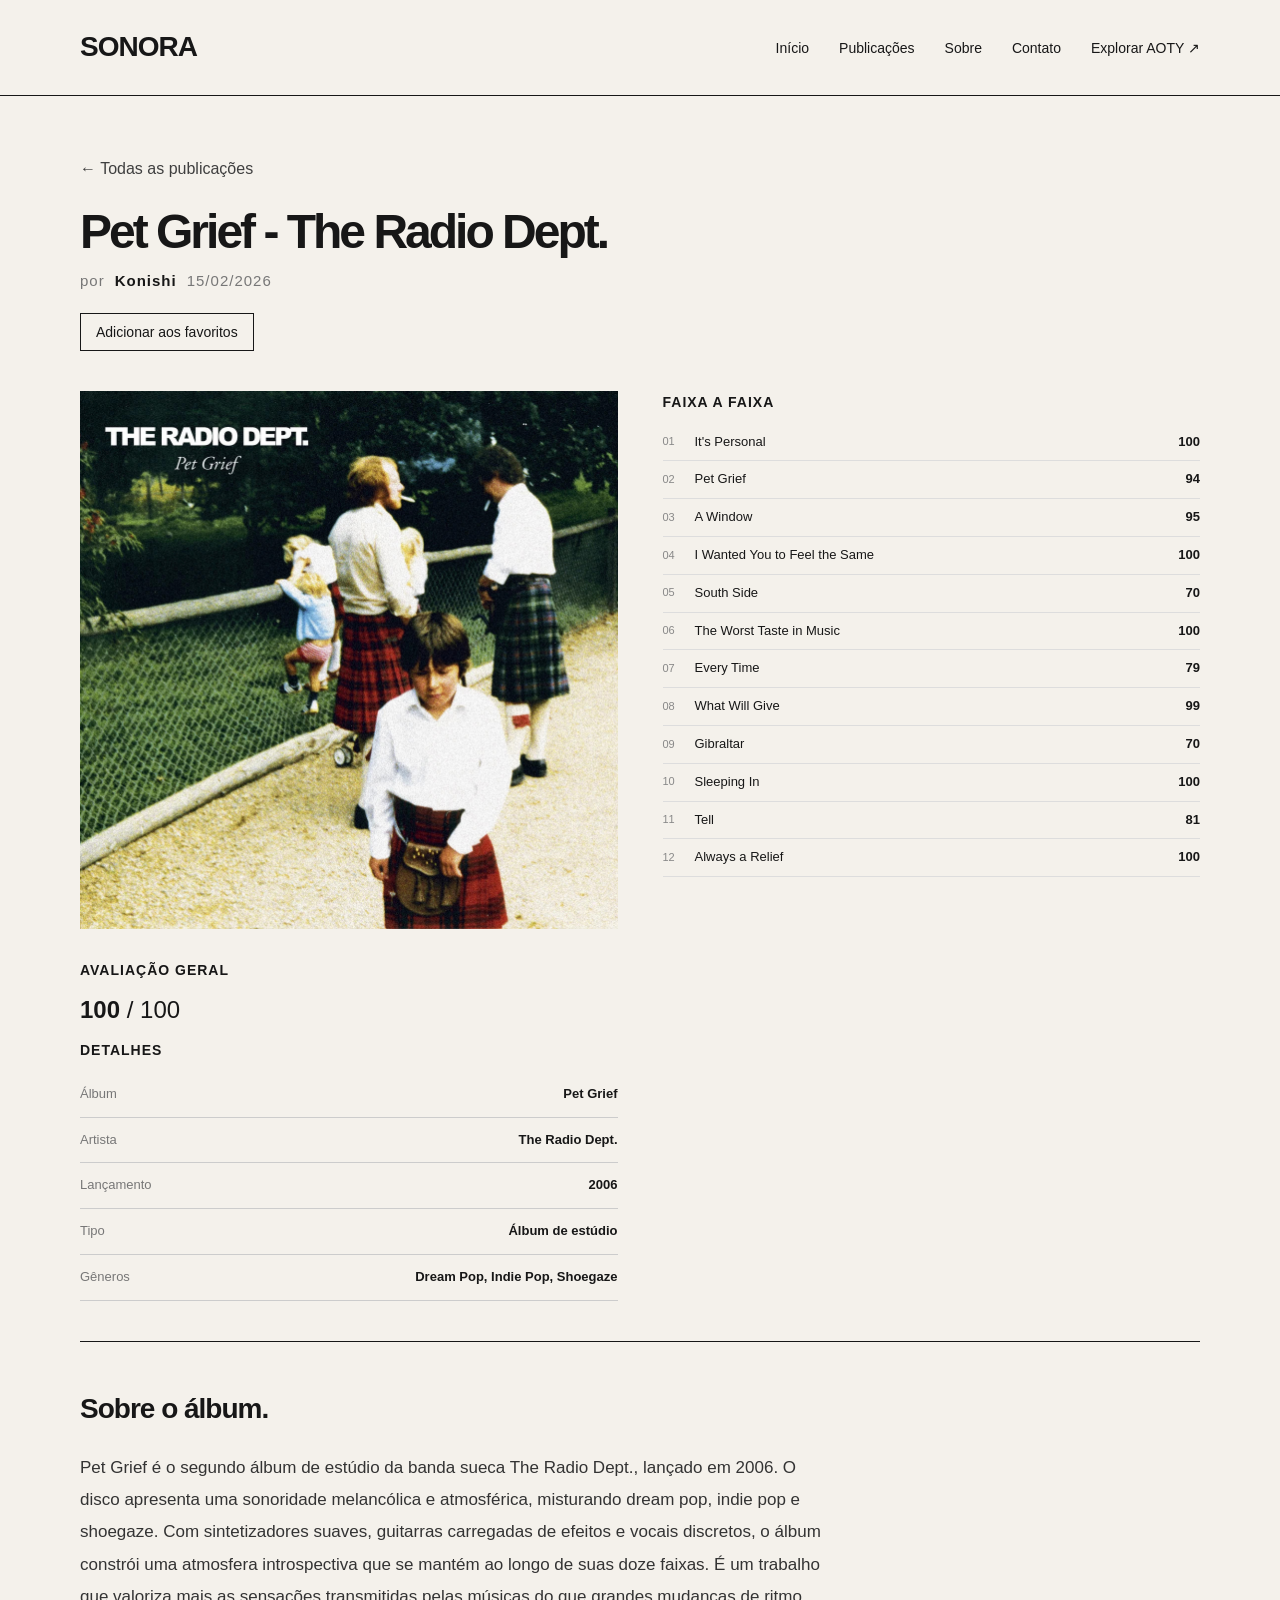
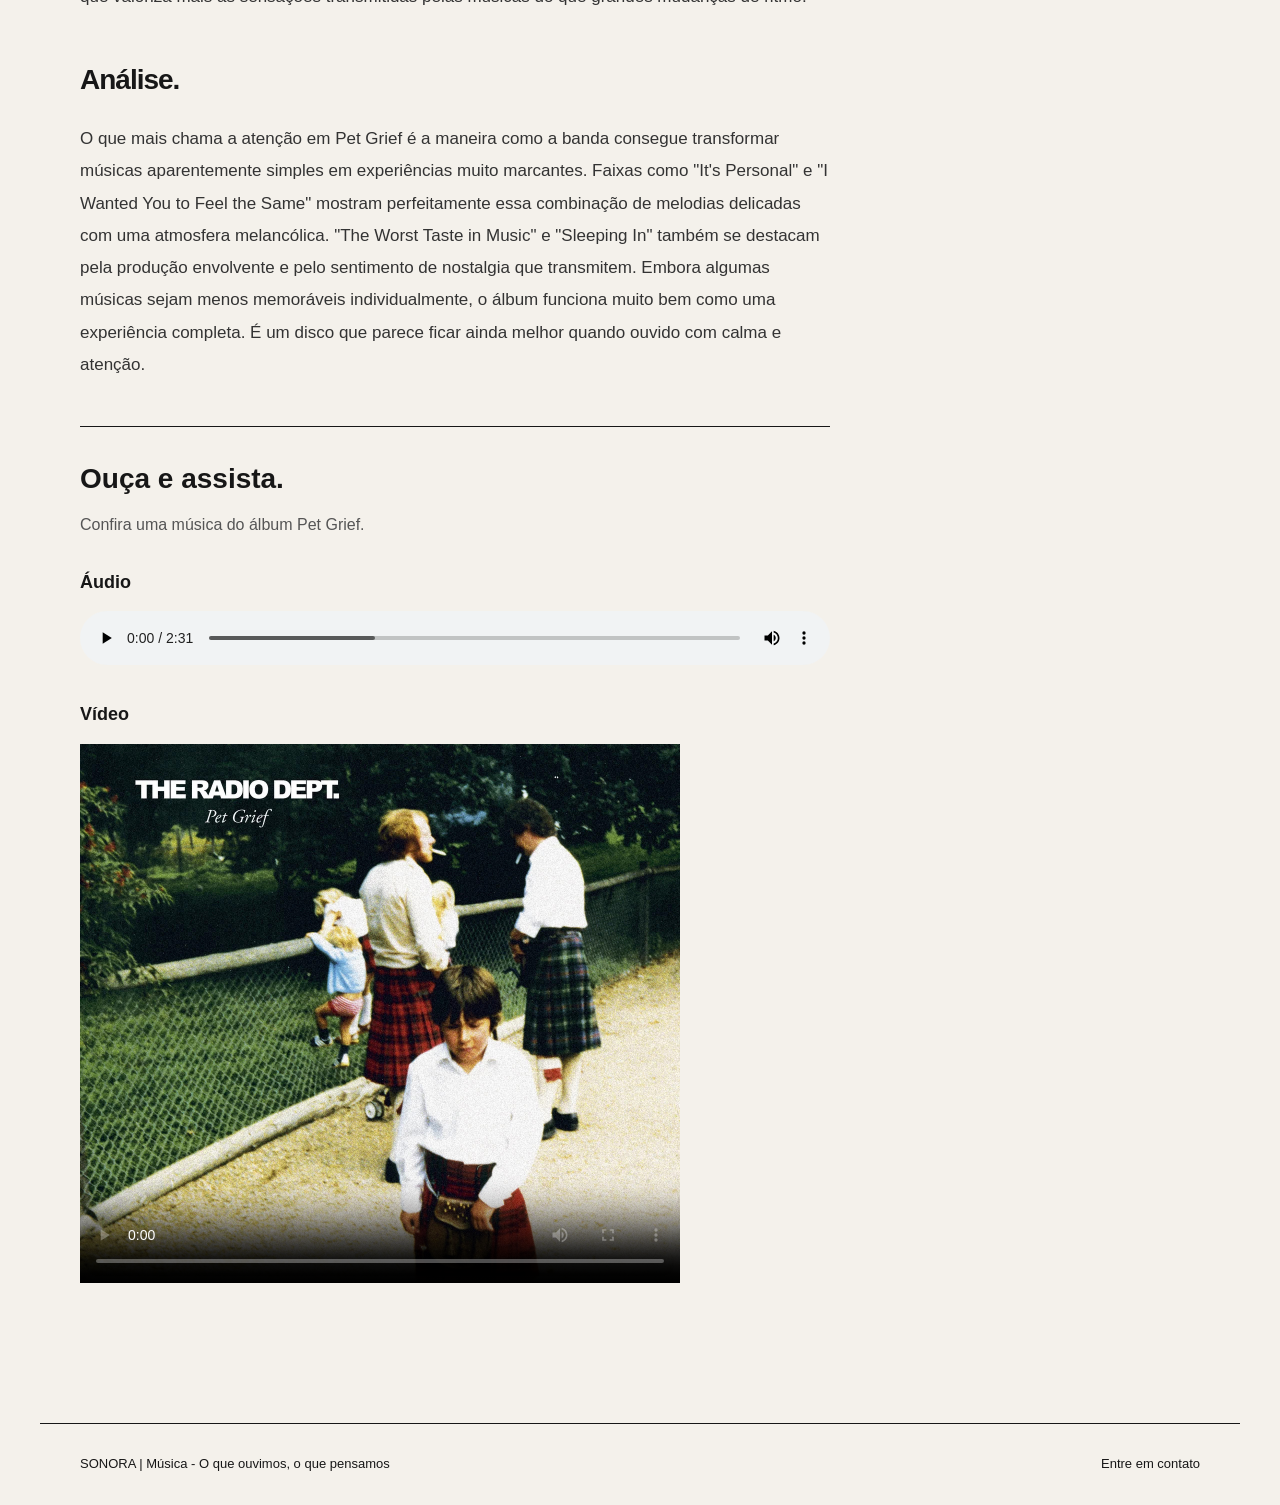
<file: SONORA/publicacao-petgrief.html>
<!DOCTYPE html>
<html lang="pt-br">
<head>
    <meta charset="UTF-8">
    <meta name="viewport" content="width=device-width, initial-scale=1.0">
    <title>Pet Grief - The Radio Dept. | SONORA</title>
    <link rel="stylesheet" href="css/style.css">
    <link rel="shortcut icon" href="img/favicon.ico" type="image/x-icon">
</head>

<body>
    <header>
        <nav>
            <a href="index.html">SONORA</a>
            <ul>
                <li><a href="index.html">Início</a></li>
                <li><a href="publicacoes.html">Publicações</a></li>
                <li><a href="sobre.html">Sobre</a></li>
                <li><a href="contato.html">Contato</a></li>
                <li><a href="https://www.albumoftheyear.org/" target="_blank" rel="noopener noreferrer">Explorar AOTY ↗</a></li>
            </ul>
        </nav>
    </header>

    <main>
        <article class="pagina-publicacao">
            <div class="cabecalho-publicacao">
                <a href="publicacoes.html" class="voltar-publicacoes">← Todas as publicações</a>
                <h1>Pet Grief - The Radio Dept.</h1>
                <div class="metadados-publicacao">
                    <span>por</span>
                    <span class="autor-nome">Konishi</span>
                    <span>15/02/2026</span>
                </div>
                <button
                    type="button"
                    id="botao-favorito"
                    data-album="petgrief">
                    Adicionar aos favoritos
                </button>
            </div>

            <section class="apresentacao-album">
                <div class="coluna-album">
                    <div class="capa-publicacao">
                        <img src="img/petgrief.jpg" alt="Capa do álbum Pet Grief">
                    </div>

                    <div class="ficha-album">
                        <div class="avaliacao-album">
                            <h2>AVALIAÇÃO GERAL</h2>
                            <div class="nota-album">
                                <strong>100</strong>
                                <span>/ 100</span>
                            </div>
                        </div>
                        <h2>Detalhes</h2>
                        <dl>
                            <div>
                                <dt>Álbum</dt>
                                <dd>Pet Grief</dd>
                            </div>
                            <div>
                                <dt>Artista</dt>
                                <dd>The Radio Dept.</dd>
                            </div>
                            <div>
                                <dt>Lançamento</dt>
                                <dd>2006</dd>
                            </div>
                            <div>
                                <dt>Tipo</dt>
                                <dd>Álbum de estúdio</dd>
                            </div>
                            <div>
                                <dt>Gêneros</dt>
                                <dd>Dream Pop, Indie Pop, Shoegaze</dd>
                            </div>
                        </dl>
                    </div>
                </div>

                <div class="tracklist-publicacao">
                    <h2>Faixa a faixa</h2>
                    <ol class="lista-faixas">
                        <li><span>It's Personal</span><strong>100</strong></li>
                        <li><span>Pet Grief</span><strong>94</strong></li>
                        <li><span>A Window</span><strong>95</strong></li>
                        <li><span>I Wanted You to Feel the Same</span><strong>100</strong></li>
                        <li><span>South Side</span><strong>70</strong></li>
                        <li><span>The Worst Taste in Music</span><strong>100</strong></li>
                        <li><span>Every Time</span><strong>79</strong></li>
                        <li><span>What Will Give</span><strong>99</strong></li>
                        <li><span>Gibraltar</span><strong>70</strong></li>
                        <li><span>Sleeping In</span><strong>100</strong></li>
                        <li><span>Tell</span><strong>81</strong></li>
                        <li><span>Always a Relief</span><strong>100</strong></li>
                    </ol>
                </div>
            </section>

            <section class="conteudo-publicacao">
                <h2>Sobre o álbum.</h2>
                <p>Pet Grief é o segundo álbum de estúdio da banda sueca The Radio Dept., lançado em 2006. O disco apresenta uma sonoridade melancólica e atmosférica, misturando dream pop, indie pop e shoegaze. Com sintetizadores suaves, guitarras carregadas de efeitos e vocais discretos, o álbum constrói uma atmosfera introspectiva que se mantém ao longo de suas doze faixas. É um trabalho que valoriza mais as sensações transmitidas pelas músicas do que grandes mudanças de ritmo.</p>
                <h2>Análise.</h2>
                <p>O que mais chama a atenção em Pet Grief é a maneira como a banda consegue transformar músicas aparentemente simples em experiências muito marcantes. Faixas como "It's Personal" e "I Wanted You to Feel the Same" mostram perfeitamente essa combinação de melodias delicadas com uma atmosfera melancólica. "The Worst Taste in Music" e "Sleeping In" também se destacam pela produção envolvente e pelo sentimento de nostalgia que transmitem. Embora algumas músicas sejam menos memoráveis individualmente, o álbum funciona muito bem como uma experiência completa. É um disco que parece ficar ainda melhor quando ouvido com calma e atenção.</p>
            </section>

            <section class="midia-publicacao">
                <h2>Ouça e assista.</h2>
                <p>Confira uma música do álbum Pet Grief.</p>

                <h3>Áudio</h3>
                <audio controls>
                    <source src="audio/audio-iwantedyoutofeelthesame.mp3" type="audio/mpeg">
                    Seu navegador não suporta áudio.
                </audio>

                <h3>Vídeo</h3>
                <video controls poster="img/petgrief.jpg">
                    <source src="video/video-iwantedyoutofeelthesame.mp4" type="video/mp4">
                    Seu navegador não suporta vídeo.
                </video>
            </section>
        </article>
    </main>

    <footer>
        <p>SONORA | Música - O que ouvimos, o que pensamos</p>
        <a href="contato.html">Entre em contato</a>
    </footer>

    <script src="js/script.js"></script>
</body>
</html>
</file>
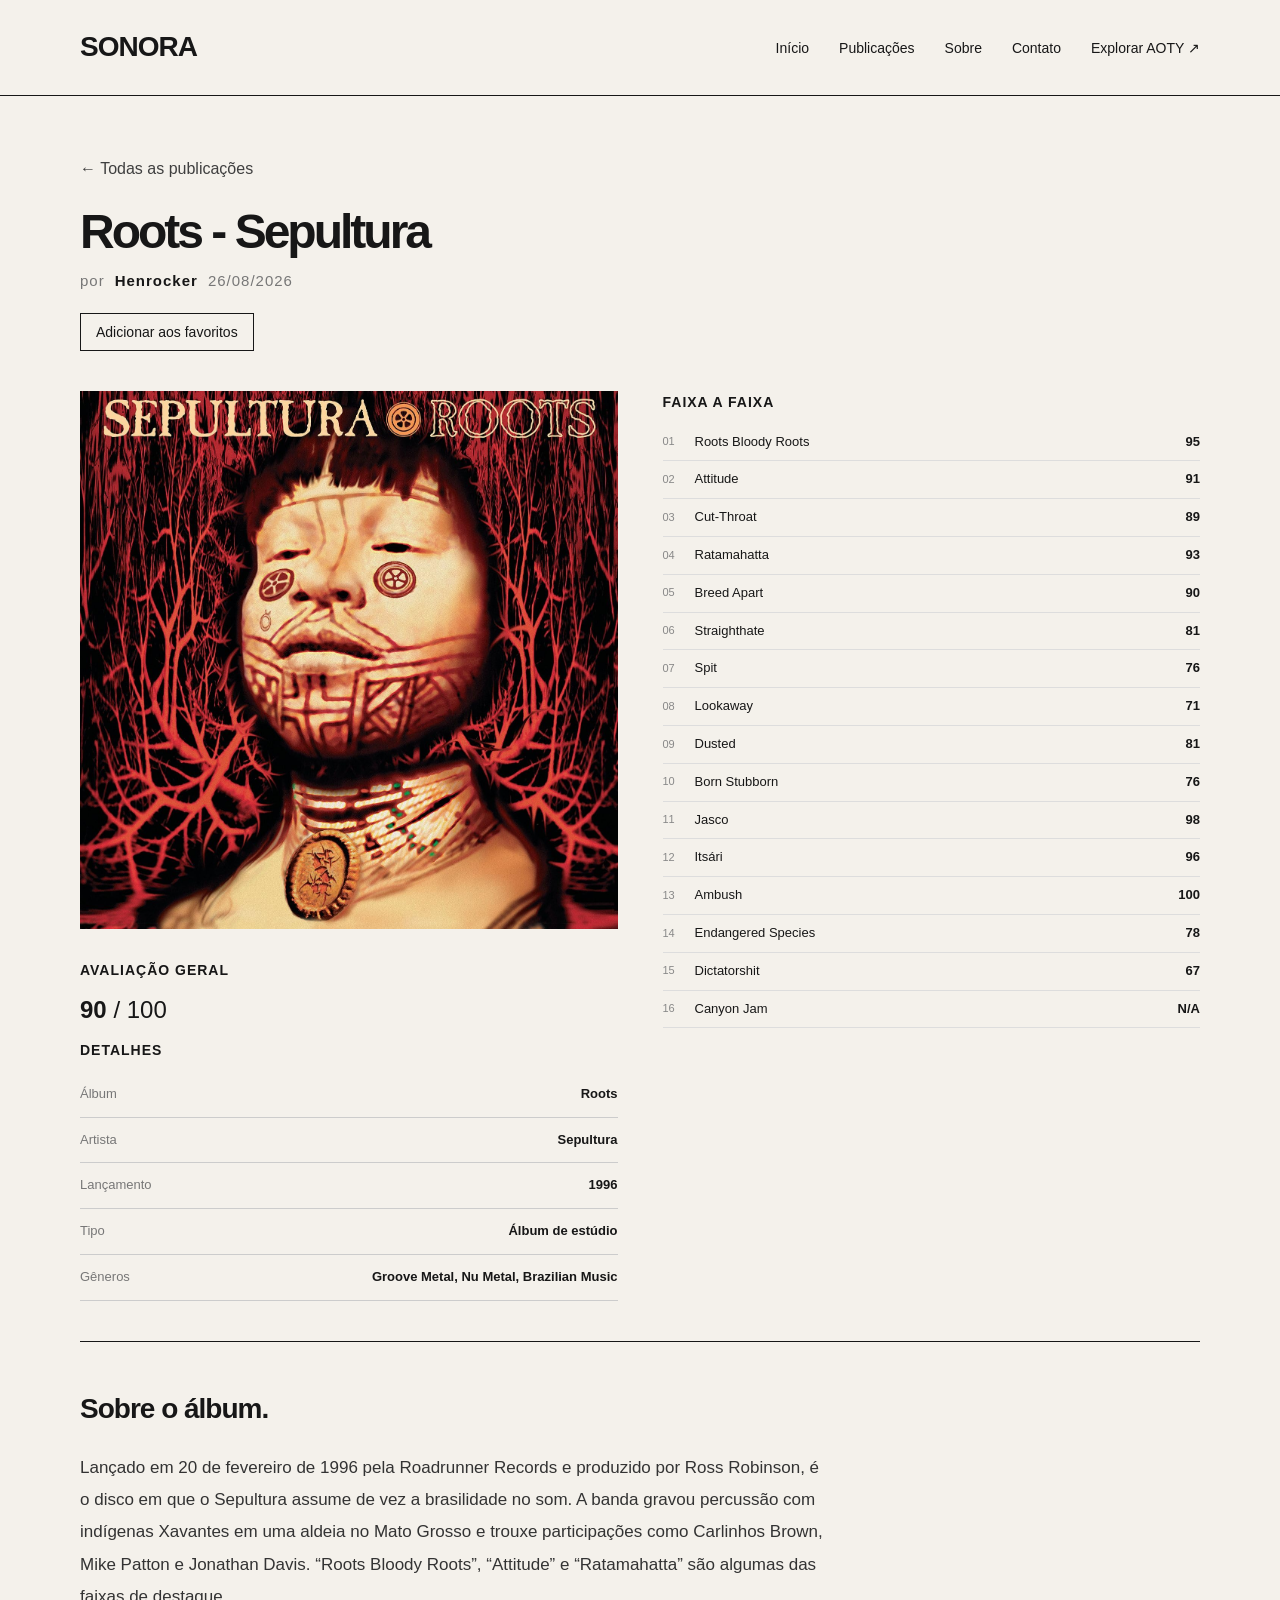
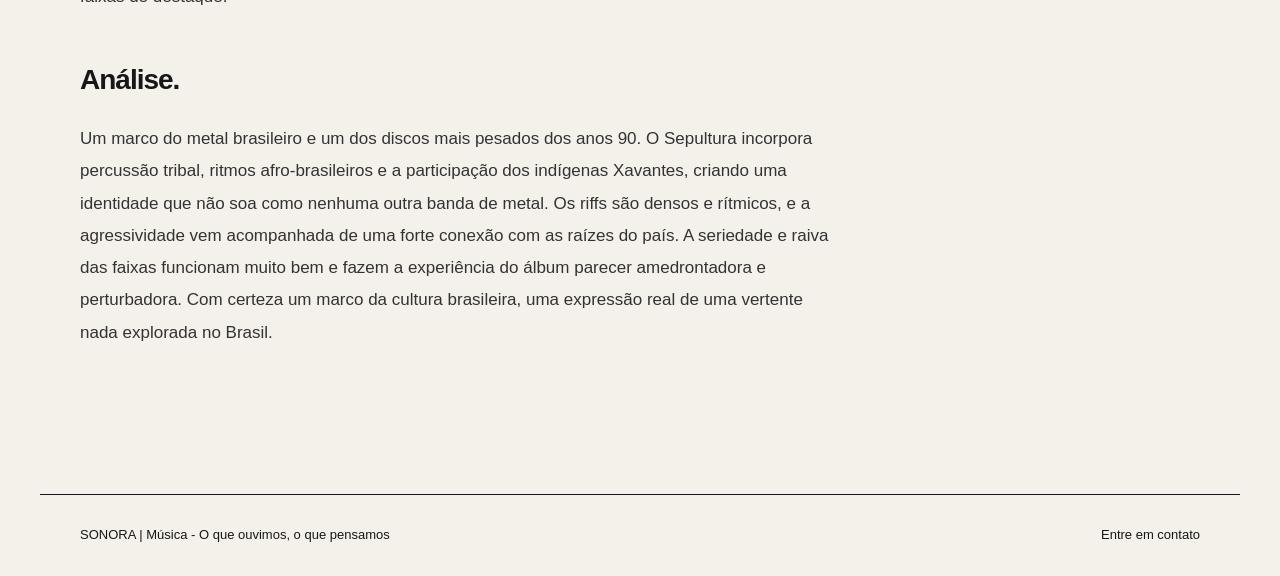
<file: SONORA/publicacao-roots.html>
<!DOCTYPE html>
<html lang="pt-br">
<head>
    <meta charset="UTF-8">
    <meta name="viewport" content="width=device-width, initial-scale=1.0">
    <title>Roots - Sepultura | SONORA</title>
    <link rel="stylesheet" href="css/style.css">
    <link rel="shortcut icon" href="img/favicon.ico" type="image/x-icon">
</head>

<body>
    <header>
        <nav>
            <a href="index.html">SONORA</a>
            <ul>
                <li><a href="index.html">Início</a></li>
                <li><a href="publicacoes.html">Publicações</a></li>
                <li><a href="sobre.html">Sobre</a></li>
                <li><a href="contato.html">Contato</a></li>
                <li><a href="https://www.albumoftheyear.org/" target="_blank" rel="noopener noreferrer">Explorar AOTY ↗</a></li>
            </ul>
        </nav>
    </header>

    <main>
        <article class="pagina-publicacao">
            <div class="cabecalho-publicacao">
                <a href="publicacoes.html" class="voltar-publicacoes">← Todas as publicações</a>
                <h1>Roots - Sepultura</h1>
                <div class="metadados-publicacao">
                    <span>por</span>
                    <span class="autor-nome">Henrocker</span>
                    <span>26/08/2026</span>
                </div>
                <button
                    type="button"
                    id="botao-favorito"
                    data-album="roots">
                    Adicionar aos favoritos
                </button>
            </div>

            <section class="apresentacao-album">
                <div class="coluna-album">
                    <div class="capa-publicacao">
                        <img src="img/roots.jpg" alt="Capa do álbum ROOTS">
                    </div>

                    <div class="ficha-album">
                        <div class="avaliacao-album">
                            <h2>AVALIAÇÃO GERAL</h2>
                            <div class="nota-album">
                                <strong>90</strong>
                                <span>/ 100</span>
                            </div>
                        </div>
                        <h2>Detalhes</h2>
                        <dl>
                            <div>
                                <dt>Álbum</dt>
                                <dd>Roots</dd>
                            </div>
                            <div>
                                <dt>Artista</dt>
                                <dd>Sepultura</dd>
                            </div>
                            <div>
                                <dt>Lançamento</dt>
                                <dd>1996</dd>
                            </div>
                            <div>
                                <dt>Tipo</dt>
                                <dd>Álbum de estúdio</dd>
                            </div>
                            <div>
                                <dt>Gêneros</dt>
                                <dd>Groove Metal, Nu Metal, Brazilian Music</dd>
                            </div>
                        </dl>
                    </div>
                </div>

                <div class="tracklist-publicacao">
                    <h2>Faixa a faixa</h2>
                    <ol class="lista-faixas">
                        <li><span>Roots Bloody Roots</span><strong>95</strong></li>
                        <li><span>Attitude</span><strong>91</strong></li>
                        <li><span>Cut-Throat</span><strong>89</strong></li>
                        <li><span>Ratamahatta</span><strong>93</strong></li>
                        <li><span>Breed Apart</span><strong>90</strong></li>
                        <li><span>Straighthate</span><strong>81</strong></li>
                        <li><span>Spit</span><strong>76</strong></li>
                        <li><span>Lookaway</span><strong>71</strong></li>
                        <li><span>Dusted</span><strong>81</strong></li>
                        <li><span>Born Stubborn</span><strong>76</strong></li>
                        <li><span>Jasco</span><strong>98</strong></li>
                        <li><span>Itsári</span><strong>96</strong></li>
                        <li><span>Ambush</span><strong>100</strong></li>
                        <li><span>Endangered Species</span><strong>78</strong></li>
                        <li><span>Dictatorshit</span><strong>67</strong></li>
                        <li><span>Canyon Jam</span><strong>N/A</strong></li>
                    </ol>
                </div>
            </section>

            <section class="conteudo-publicacao">
                <h2>Sobre o álbum.</h2>
                <p>Lançado em 20 de fevereiro de 1996 pela Roadrunner Records e produzido por Ross Robinson, é o disco em que o Sepultura assume de vez a brasilidade no som. A banda gravou percussão com indígenas Xavantes em uma aldeia no Mato Grosso e trouxe participações como Carlinhos Brown, Mike Patton e Jonathan Davis. “Roots Bloody Roots”, “Attitude” e “Ratamahatta” são algumas das faixas de destaque.  </p>
                <h2>Análise.</h2>
                <p>Um marco do metal brasileiro e um dos discos mais pesados dos anos 90. O Sepultura incorpora percussão tribal, ritmos afro-brasileiros e a participação dos indígenas Xavantes, criando uma identidade que não soa como nenhuma outra banda de metal. Os riffs são densos e rítmicos, e a agressividade vem acompanhada de uma forte conexão com as raízes do país. A seriedade e raiva das faixas funcionam muito bem e fazem a experiência do álbum parecer amedrontadora e perturbadora. Com certeza um marco da cultura brasileira, uma expressão real de uma vertente nada explorada no Brasil.</p>
            </section>
        </article>
    </main>

    <footer>
        <p>SONORA | Música - O que ouvimos, o que pensamos</p>
        <a href="contato.html">Entre em contato</a>
    </footer>

    <script src="js/script.js"></script>
</body>
</html>
</file>
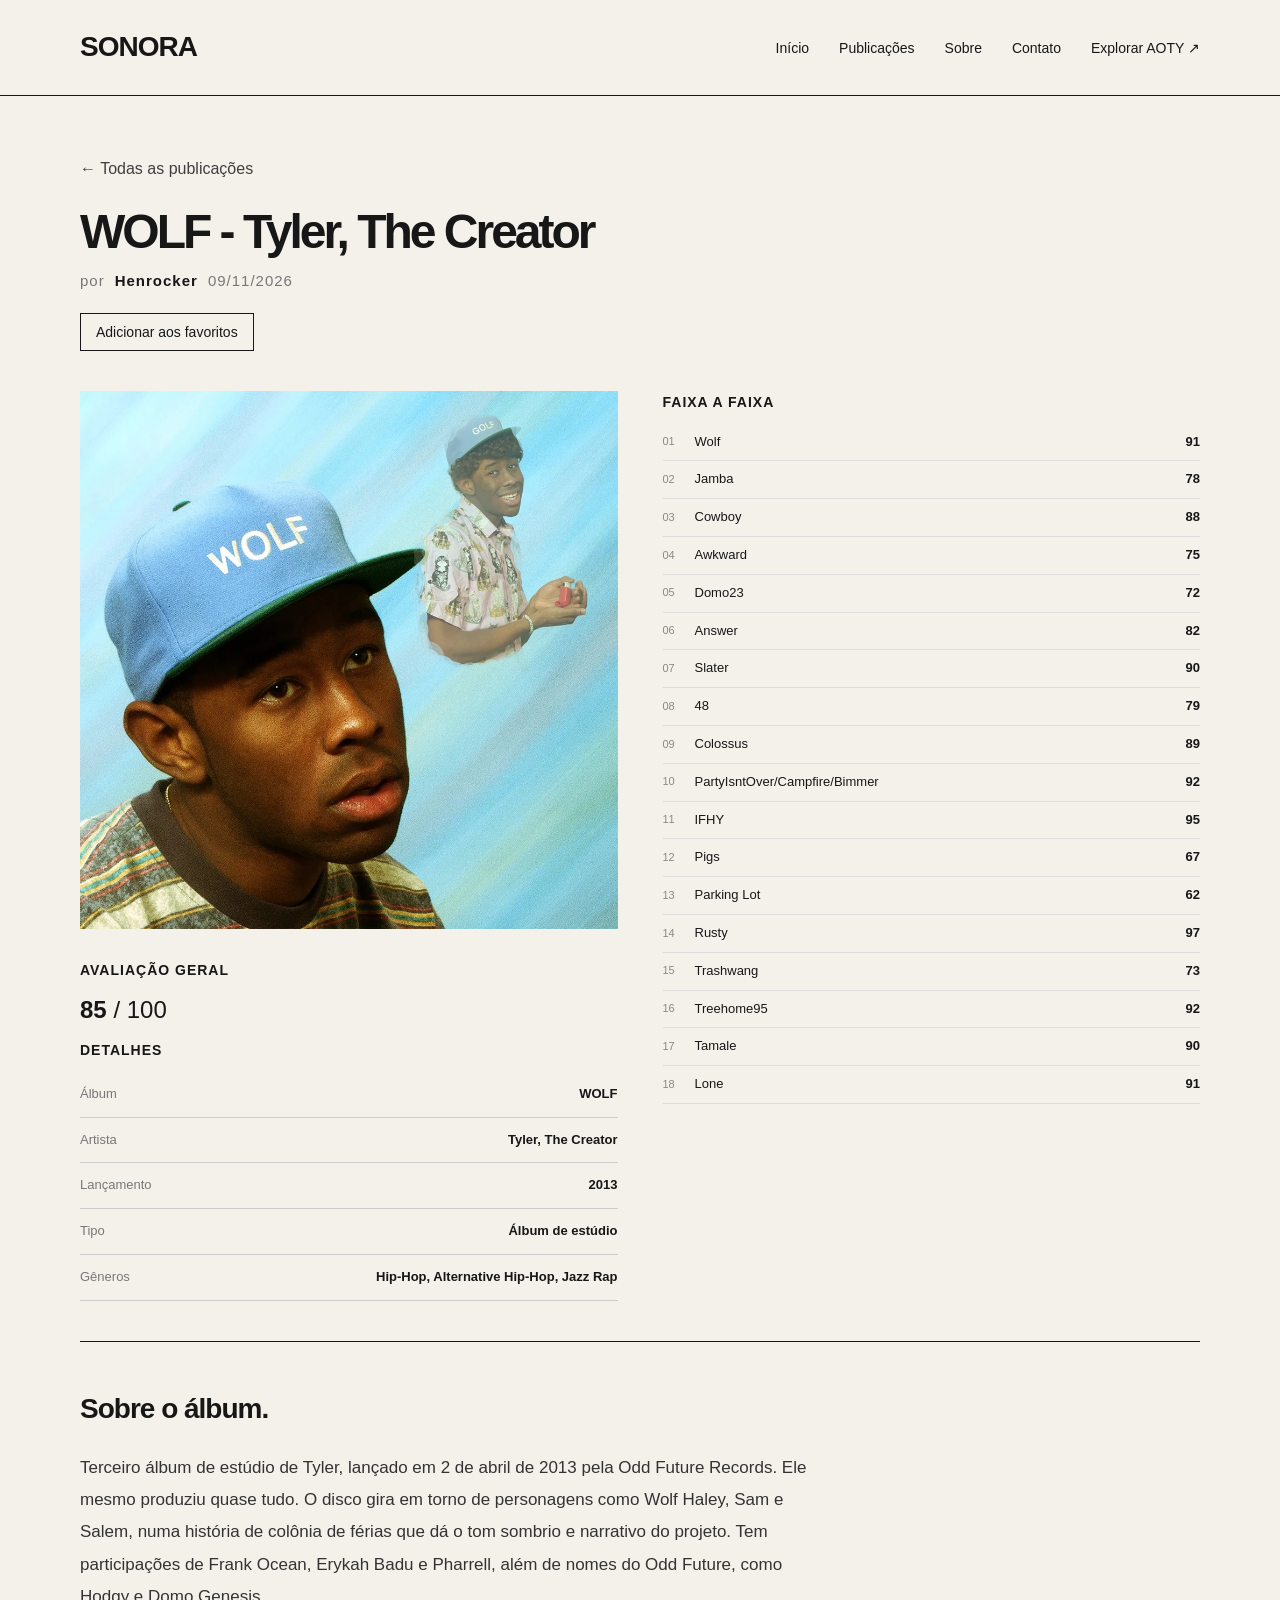
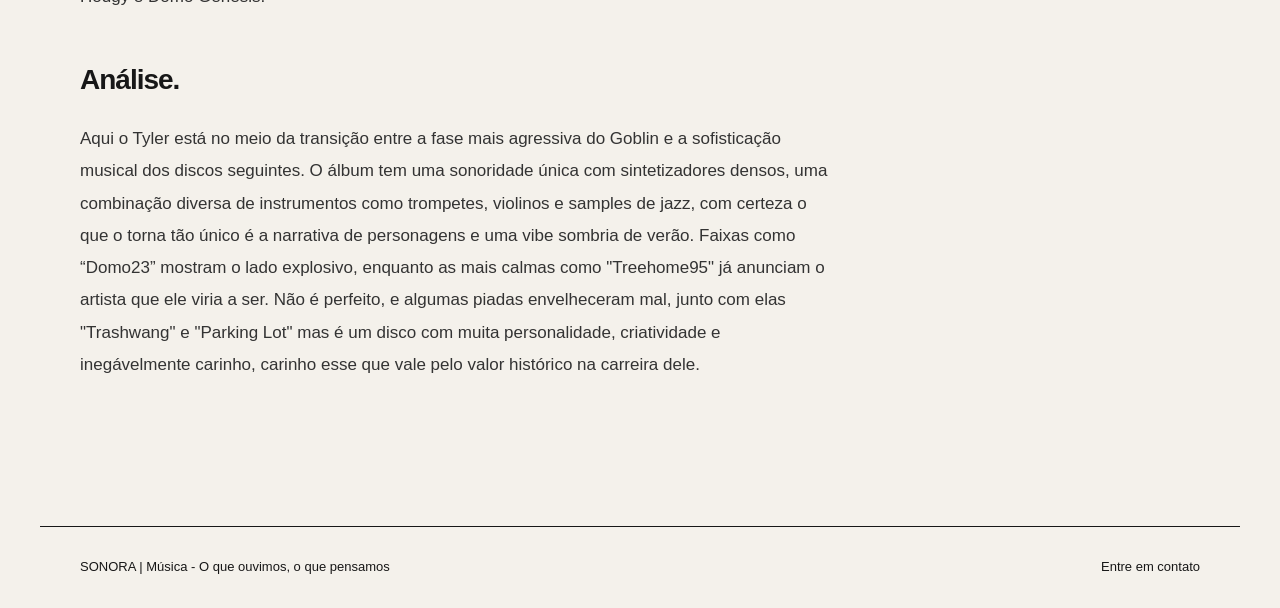
<file: SONORA/publicacao-wolf.html>
<!DOCTYPE html>
<html lang="pt-br">
<head>
    <meta charset="UTF-8">
    <meta name="viewport" content="width=device-width, initial-scale=1.0">
    <title>WOLF - Tyler, The Creator | SONORA</title>
    <link rel="stylesheet" href="css/style.css">
    <link rel="shortcut icon" href="img/favicon.ico" type="image/x-icon">
</head>

<body>
    <header>
        <nav>
            <a href="index.html">SONORA</a>
            <ul>
                <li><a href="index.html">Início</a></li>
                <li><a href="publicacoes.html">Publicações</a></li>
                <li><a href="sobre.html">Sobre</a></li>
                <li><a href="contato.html">Contato</a></li>
                <li><a href="https://www.albumoftheyear.org/" target="_blank" rel="noopener noreferrer">Explorar AOTY ↗</a></li>
            </ul>
        </nav>
    </header>

    <main>
        <article class="pagina-publicacao">
            <div class="cabecalho-publicacao">
                <a href="publicacoes.html" class="voltar-publicacoes">← Todas as publicações</a>
                <h1>WOLF - Tyler, The Creator</h1>
                <div class="metadados-publicacao">
                    <span>por</span>
                    <span class="autor-nome">Henrocker</span>
                    <span>09/11/2026</span>
                </div>
                <button
                    type="button"
                    id="botao-favorito"
                    data-album="wolf">
                    Adicionar aos favoritos
                </button>
            </div>

            <section class="apresentacao-album">
                <div class="coluna-album">
                    <div class="capa-publicacao">
                        <img src="img/wolf.jpg" alt="Capa do álbum WOLF">
                    </div>

                    <div class="ficha-album">
                        <div class="avaliacao-album">
                            <h2>AVALIAÇÃO GERAL</h2>
                            <div class="nota-album">
                                <strong>85</strong>
                                <span>/ 100</span>
                            </div>
                        </div>
                        <h2>Detalhes</h2>
                        <dl>
                            <div>
                                <dt>Álbum</dt>
                                <dd>WOLF</dd>
                            </div>
                            <div>
                                <dt>Artista</dt>
                                <dd>Tyler, The Creator</dd>
                            </div>
                            <div>
                                <dt>Lançamento</dt>
                                <dd>2013</dd>
                            </div>
                            <div>
                                <dt>Tipo</dt>
                                <dd>Álbum de estúdio</dd>
                            </div>
                            <div>
                                <dt>Gêneros</dt>
                                <dd>Hip-Hop, Alternative Hip-Hop, Jazz Rap</dd>
                            </div>
                        </dl>
                    </div>
                </div>

                <div class="tracklist-publicacao">
                    <h2>Faixa a faixa</h2>
                    <ol class="lista-faixas">
                        <li><span>Wolf</span><strong>91</strong></li>
                        <li><span>Jamba</span><strong>78</strong></li>
                        <li><span>Cowboy</span><strong>88</strong></li>
                        <li><span>Awkward</span><strong>75</strong></li>
                        <li><span>Domo23</span><strong>72</strong></li>
                        <li><span>Answer</span><strong>82</strong></li>
                        <li><span>Slater</span><strong>90</strong></li>
                        <li><span>48</span><strong>79</strong></li>
                        <li><span>Colossus</span><strong>89</strong></li>
                        <li><span>PartyIsntOver/Campfire/Bimmer</span><strong>92</strong></li>
                        <li><span>IFHY</span><strong>95</strong></li>
                        <li><span>Pigs</span><strong>67</strong></li>
                        <li><span>Parking Lot</span><strong>62</strong></li>
                        <li><span>Rusty</span><strong>97</strong></li>
                        <li><span>Trashwang</span><strong>73</strong></li>
                        <li><span>Treehome95</span><strong>92</strong></li>
                        <li><span>Tamale</span><strong>90</strong></li>
                        <li><span>Lone</span><strong>91</strong></li>
                    </ol>
                </div>
            </section>

            <section class="conteudo-publicacao">
                <h2>Sobre o álbum.</h2>
                <p>Terceiro álbum de estúdio de Tyler, lançado em 2 de abril de 2013 pela Odd Future Records. Ele mesmo produziu quase tudo. O disco gira em torno de personagens como Wolf Haley, Sam e Salem, numa história de colônia de férias que dá o tom sombrio e narrativo do projeto. Tem participações de Frank Ocean, Erykah Badu e Pharrell, além de nomes do Odd Future, como Hodgy e Domo Genesis.</p>
                <h2>Análise.</h2>
                <p>Aqui o Tyler está no meio da transição entre a fase mais agressiva do Goblin e a sofisticação musical dos discos seguintes. O álbum tem uma sonoridade única com sintetizadores densos, uma combinação diversa de instrumentos como trompetes, violinos e samples de jazz, com certeza o que o torna tão único é a narrativa de personagens e uma vibe sombria de verão. Faixas como “Domo23” mostram o lado explosivo, enquanto as mais calmas como "Treehome95" já anunciam o artista que ele viria a ser. Não é perfeito, e algumas piadas envelheceram mal, junto com elas "Trashwang" e "Parking Lot" mas é um disco com muita personalidade, criatividade e inegávelmente carinho, carinho esse que vale pelo valor histórico na carreira dele.</p>
            </section>
        </article>
    </main>

    <footer>
        <p>SONORA | Música - O que ouvimos, o que pensamos</p>
        <a href="contato.html">Entre em contato</a>
    </footer>

    <script src="js/script.js"></script>
</body>
</html>
</file>
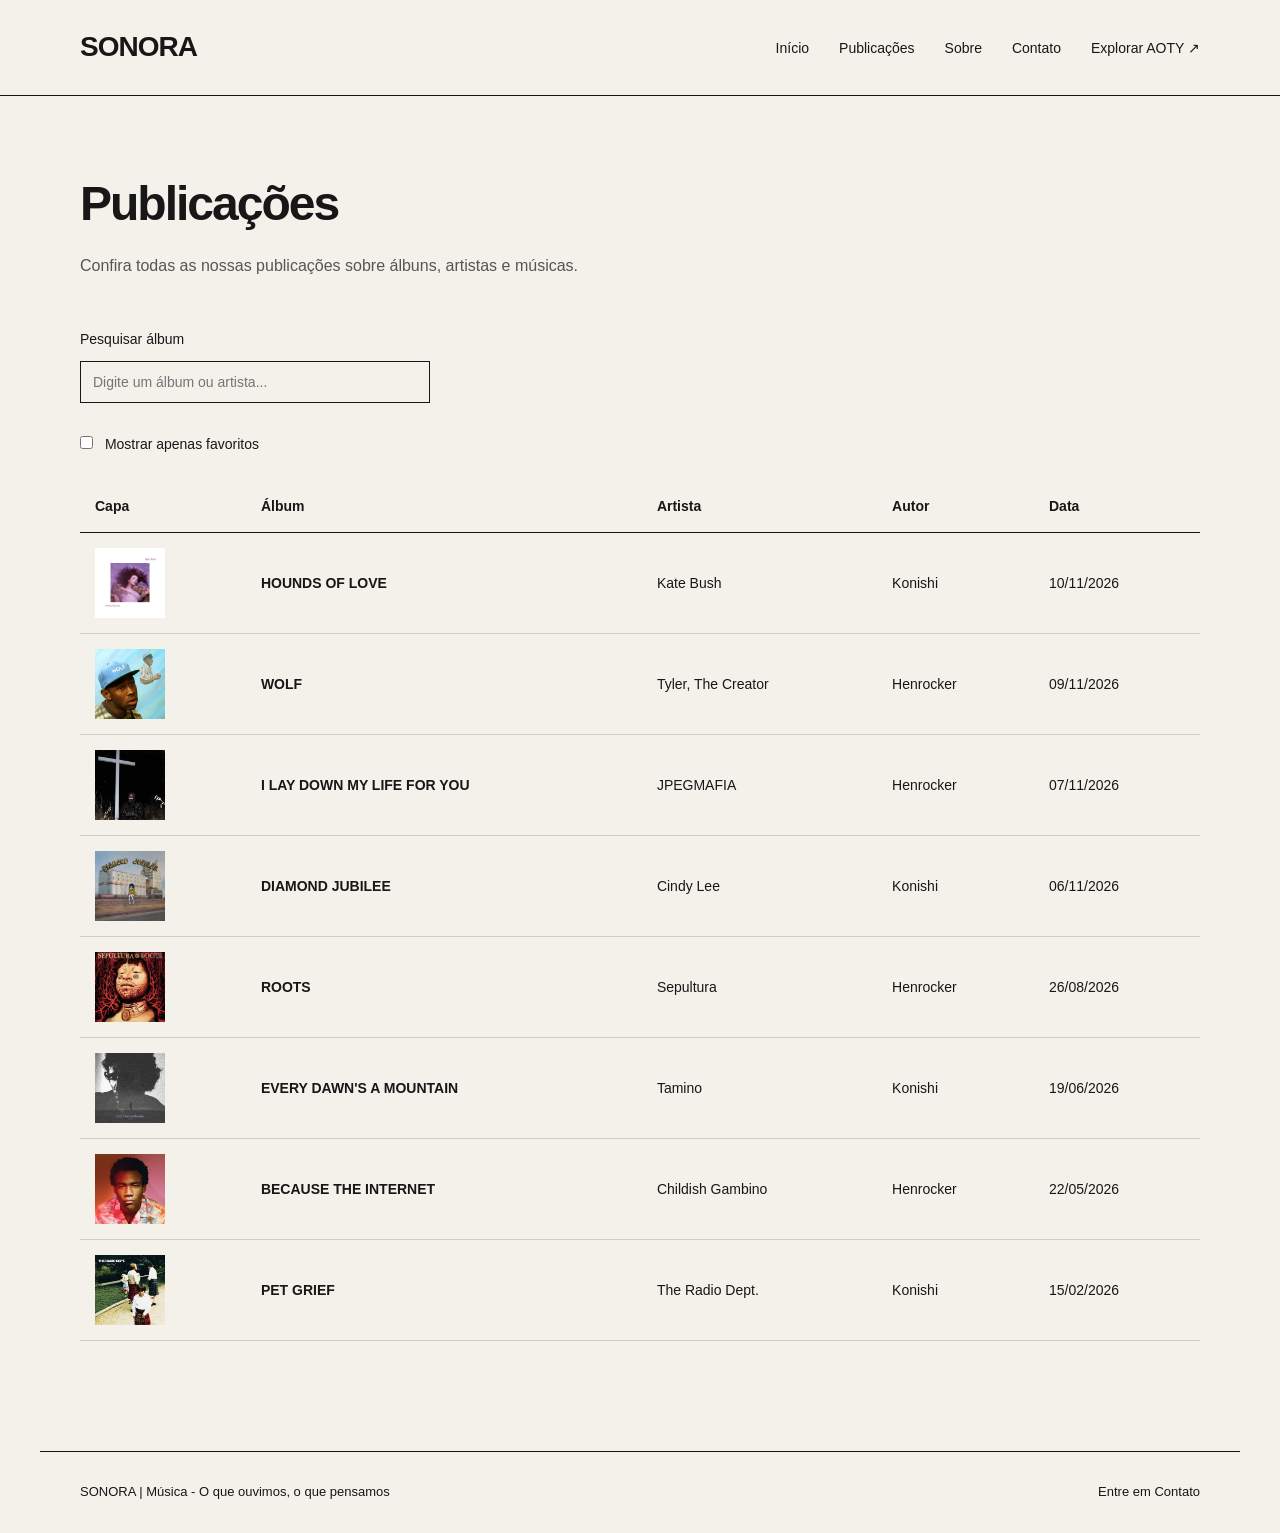
<file: SONORA/publicacoes.html>
<!DOCTYPE html>
<html lang="pt-br">
<head>
    <meta charset="UTF-8">
    <meta name="viewport" content="width=device-width, initial-scale=1.0">
    <title>Publicações | SONORA</title>
    <link rel="stylesheet" href="css/style.css">
    <link rel="shortcut icon" href="img/favicon.ico" type="image/x-icon">
</head>

<body>
    <header>
        <nav>
            <a href="index.html">SONORA</a>
            <ul>
                <li><a href="index.html">Início</a></li>
                <li><a href="publicacoes.html">Publicações</a></li>
                <li><a href="sobre.html">Sobre</a></li>
                <li><a href="contato.html">Contato</a></li>
                <li><a href="https://www.albumoftheyear.org/" target="_blank" rel="noopener noreferrer">Explorar AOTY ↗</a></li>
            </ul>
        </nav>
    </header>

    <main>
        <section class="pagina-publicacoes">
            <div class="cabecalho-publicacoes">
                <h1>Publicações</h1>
                <p>Confira todas as nossas publicações sobre álbuns, artistas e músicas.</p>
            </div>

            <div class="busca-publicacoes">
                <label for="busca-albuns">Pesquisar álbum</label>
                <input type="text" id="busca-albuns" placeholder="Digite um álbum ou artista...">
            </div>

            <div class="filtro-favoritos">
                <label>
                    <input type="checkbox" id="apenas-favoritos">
                    Mostrar apenas favoritos
                </label>
            </div>

            <div class="rolagem-tabela">
                <table class="tabela-publicacoes">
                    <thead>
                        <tr>
                            <th>Capa</th>
                            <th>Álbum</th>
                            <th>Artista</th>
                            <th>Autor</th>
                            <th>Data</th>
                        </tr>
                    </thead>
                    <tbody>
                        <tr data-album="houndsoflove">
                            <td>
                                <a href="publicacao-houndsoflove.html">
                                    <img src="img/houndsoflove.png" alt="Capa de Hounds of Love">
                                </a>
                            </td>
                            <td><a href="publicacao-houndsoflove.html">HOUNDS OF LOVE</a></td>
                            <td>Kate Bush</td>
                            <td>Konishi</td>
                            <td>10/11/2026</td>
                        </tr>
                        <tr data-album="wolf">
                            <td>
                                <a href="publicacao-wolf.html">
                                    <img src="img/wolf.jpg" alt="Capa de WOLF">
                                </a>
                            </td>
                            <td><a href="publicacao-wolf.html">WOLF</a></td>
                            <td>Tyler, The Creator</td>
                            <td>Henrocker</td>
                            <td>09/11/2026</td>
                        </tr>
                        <tr data-album="ilaydownmylifeforyou">
                            <td>
                                <a href="publicacao-ilaydownmylifeforyou.html">
                                    <img src="img/ilaydownmylifeforyou.jpg" alt="Capa de I Lay Down My Life For You">
                                </a>
                            </td>
                            <td><a href="publicacao-ilaydownmylifeforyou.html">I LAY DOWN MY LIFE FOR YOU</a></td>
                            <td>JPEGMAFIA</td>
                            <td>Henrocker</td>
                            <td>07/11/2026</td>
                        </tr>
                        <tr data-album="diamondjubilee">
                            <td>
                                <a href="publicacao-diamondjubilee.html">
                                    <img src="img/diamondjubilee.jpg" alt="Capa de Diamond Jubilee">
                                </a>
                            </td>
                            <td><a href="publicacao-diamondjubilee.html">DIAMOND JUBILEE</a></td>
                            <td>Cindy Lee</td>
                            <td>Konishi</td>
                            <td>06/11/2026</td>
                        </tr>
                        <tr data-album="roots">
                            <td>
                                <a href="publicacao-roots.html">
                                    <img src="img/roots.jpg" alt="Capa de Roots">
                                </a>
                            </td>
                            <td><a href="publicacao-roots.html">ROOTS</a></td>
                            <td>Sepultura</td>
                            <td>Henrocker</td>
                            <td>26/08/2026</td>
                        </tr>
                        <tr data-album="everydawnsamountain">
                            <td>
                                <a href="publicacao-everydawnsamountain.html">
                                    <img src="img/everydawnsamountain.jpg" alt="Capa de Every Dawn's A Mountain">
                                </a>
                            </td>
                            <td><a href="publicacao-everydawnsamountain.html">EVERY DAWN'S A MOUNTAIN</a></td>
                            <td>Tamino</td>
                            <td>Konishi</td>
                            <td>19/06/2026</td>
                        </tr>
                        <tr data-album="becausetheinternet">
                            <td>
                                <a href="publicacao-becausetheinternet.html">
                                    <img src="img/becausetheinternet.jpg" alt="Capa de Because The Internet">
                                </a>
                            </td>
                            <td><a href="publicacao-becausetheinternet.html">BECAUSE THE INTERNET</a></td>
                            <td>Childish Gambino</td>
                            <td>Henrocker</td>
                            <td>22/05/2026</td>
                        </tr>
                        <tr data-album="petgrief">
                            <td>
                                <a href="publicacao-petgrief.html">
                                    <img src="img/petgrief.jpg" alt="Capa de Pet Grief">
                                </a>
                            </td>
                            <td><a href="publicacao-petgrief.html">PET GRIEF</a></td>
                            <td>The Radio Dept.</td>
                            <td>Konishi</td>
                            <td>15/02/2026</td>
                        </tr>
                    </tbody>
                </table>
            </div>
        </section>
    </main>

    <footer>
        <p>SONORA | Música - O que ouvimos, o que pensamos</p>
        <a href="contato.html">Entre em Contato</a>
    </footer>
    
    <script src="js/script.js"></script>
</body>
</html>
</file>
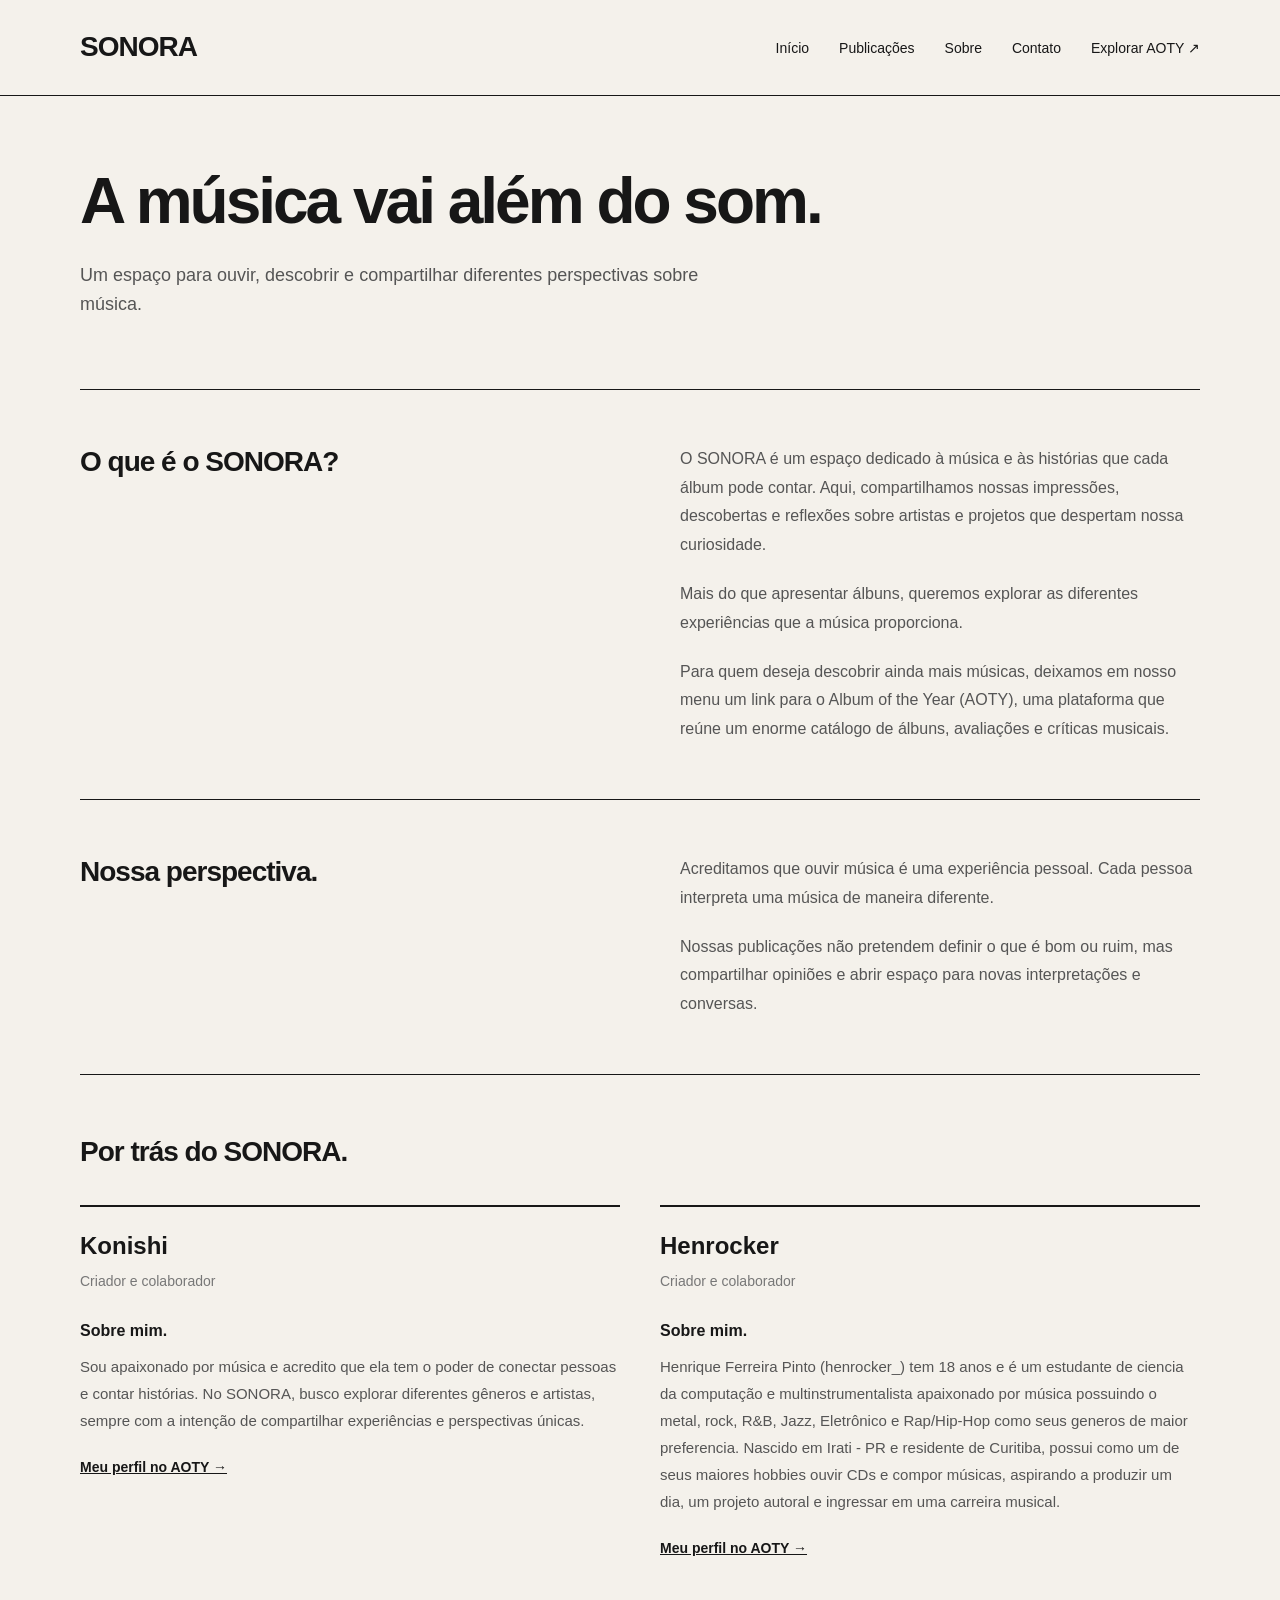
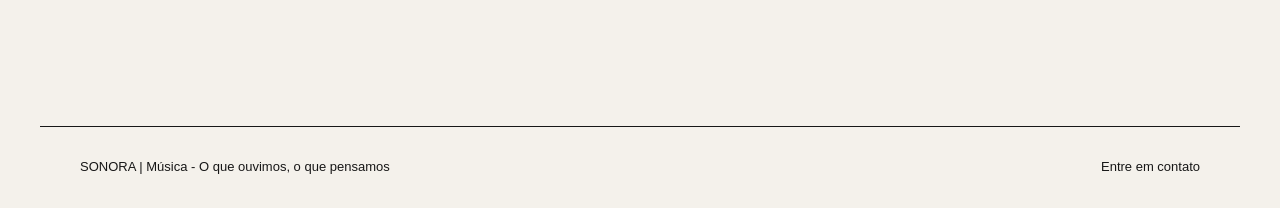
<file: SONORA/sobre.html>
<!DOCTYPE html>
<html lang="pt-br">
<head>
    <meta charset="UTF-8">
    <meta name="viewport" content="width=device-width, initial-scale=1.0">
    <title>Sobre | SONORA</title>
    <link rel="stylesheet" href="css/style.css">
    <style>
        .membro-equipe a {
            text-decoration: underline;
        }
    </style>
    <link rel="shortcut icon" href="img/favicon.ico" type="image/x-icon">
</head>

<body>
    <header>
        <nav>
            <a href="index.html">SONORA</a>
            <ul>
                <li><a href="index.html">Início</a></li>
                <li><a href="publicacoes.html">Publicações</a></li>
                <li><a href="sobre.html">Sobre</a></li>
                <li><a href="contato.html">Contato</a></li>
                <li><a href="https://www.albumoftheyear.org/" target="_blank" rel="noopener noreferrer">Explorar AOTY ↗</a></li>
            </ul>
        </nav>
    </header>

    <main>
        <section class="pagina-sobre">
            <div class="cabecalho-sobre">
                <h1>A música vai além do som.</h1>
                <p>Um espaço para ouvir, descobrir e compartilhar diferentes perspectivas sobre música.</p>
            </div>

            <section class="secao-sobre">
                <h2>O que é o SONORA?</h2>
                <div class="texto-sobre">
                    <p>O SONORA é um espaço dedicado à música e às histórias que cada álbum pode contar. Aqui, compartilhamos nossas impressões, descobertas e reflexões sobre artistas e projetos que despertam nossa curiosidade.</p>
                    <p>Mais do que apresentar álbuns, queremos explorar as diferentes experiências que a música proporciona.</p>
                    <p>Para quem deseja descobrir ainda mais músicas, deixamos em nosso menu um link para o Album of the Year (AOTY), uma plataforma que reúne um enorme catálogo de álbuns, avaliações e críticas musicais.</p>
                </div>
            </section>

            <section class="secao-sobre">
                <h2>Nossa perspectiva.</h2>
                <div class="texto-sobre">
                    <p>Acreditamos que ouvir música é uma experiência pessoal. Cada pessoa interpreta uma música de maneira diferente.</p>
                    <p>Nossas publicações não pretendem definir o que é bom ou ruim, mas compartilhar opiniões e abrir espaço para novas interpretações e conversas.</p>
                </div>
            </section>

            <section class="equipe-sobre">
                <h2 style="margin-bottom: 30px;">Por trás do SONORA.</h2>
                <div class="grade-equipe">
                    <article class="membro-equipe">
                        <h3>Konishi</h3>
                        <p>Criador e colaborador</p>
                        <h4>Sobre mim.</h4>
                        <p>Sou apaixonado por música e acredito que ela tem o poder de conectar pessoas e contar histórias. No SONORA, busco explorar diferentes gêneros e artistas, sempre com a intenção de compartilhar experiências e perspectivas únicas.</p>
                        <a href="https://www.albumoftheyear.org/user/konishi/" target="_blank" rel="noopener noreferrer">Meu perfil no AOTY →</a>
                    </article>
                    <article class="membro-equipe">
                        <h3>Henrocker</h3>
                        <p>Criador e colaborador</p>
                        <h4>Sobre mim.</h4>
                        <p>Henrique Ferreira Pinto (henrocker_) tem 18 anos e é um estudante de ciencia da computação e multinstrumentalista apaixonado por música possuindo o metal, rock, R&B, Jazz, Eletrônico e Rap/Hip-Hop como seus generos de maior preferencia. Nascido em Irati - PR e residente de Curitiba, possui como um de seus maiores hobbies ouvir CDs e compor músicas, aspirando a produzir um dia, um projeto autoral e ingressar em uma carreira musical.</p>
                        <a href="https://www.albumoftheyear.org/user/henrocker/" target="_blank" rel="noopener noreferrer">Meu perfil no AOTY →</a>
                    </article>
                </div>
            </section>
        </section>
    </main>

    <footer>
        <p>SONORA | Música - O que ouvimos, o que pensamos</p>
        <a href="contato.html">Entre em contato</a>
    </footer>

</body>
</html>
</file>
<file: SONORA/css/style.css>
* {
    margin: 0;
    padding: 0;
    box-sizing: border-box;
}

body {
    font-family: Arial, Helvetica, sans-serif;
    background-color: #f4f1eb;
    color: #171717;
    line-height: 1.6;
}

a {
    color: inherit;
    text-decoration: none;
}

img {
    display: block;
    max-width: 100%;
}

header {
    width: 100%;
    border-bottom: 1px solid #171717;
}

nav {
    max-width: 1200px;
    margin: 0 auto;
    padding: 25px 40px;

    display: flex;
    justify-content: space-between;
    align-items: center;
}

nav > a {
    font-size: 28px;
    font-weight: bold;
    letter-spacing: -1px;
}

nav ul {
    display: flex;
    gap: 30px;
    list-style: none;
}

nav ul a {
    font-size: 14px;
}

nav ul a:hover {
    text-decoration: underline;
}

main {
    max-width: 1200px;
    margin: 0 auto;
}





#apresentacao {
    padding: 100px 40px 80px;
    max-width: 900px;
}

#apresentacao h1 {
    font-size: 64px;
    line-height: 1;
    letter-spacing: -3px;
    margin-bottom: 30px;
}

#apresentacao p {
    max-width: 650px;
    font-size: 18px;
    line-height: 1.7;
}

.titulo-secao {
    display: flex;
    justify-content: space-between;
    align-items: baseline;

    margin-bottom: 30px;
}

.titulo-secao h2 {
    font-size: 28px;
    letter-spacing: -1px;
}

.titulo-secao a {
    font-size: 14px;
}

.titulo-secao a:hover {
    text-decoration: underline;
}

#publicacoes-recentes {
    padding: 40px;
}

#publicacoes-recentes .titulo-secao a {
    margin-right: 0;
}

#grade-albuns-inicio {
    display: grid;
    grid-template-columns: repeat(3, 1fr);
    gap: 10px 10px;
}

.card-album-inicio {
    display: flex;
    flex-direction: column;
}

.card-album-inicio img {
    width: 100%;
    aspect-ratio: 1 / 1;
    object-fit: cover;

    margin-bottom: 18px;
}

.card-album-inicio h2 {
    font-size: 22px;
    line-height: 1.2;
    margin-bottom: 8px;
}

.card-album-inicio p {
    font-size: 13px;
}

.card-album-inicio span {
    font-size: 12px;
    color: #777;
    margin-bottom: 15px;
}

.card-album-inicio a {
    font-size: 14px;
    font-weight: bold;
}

.card-album-inicio a:hover {
    text-decoration: underline;
}

.card-album-inicio img:hover {
    opacity: 0.8;
}

#destaques {
    padding: 40px;
}

#grade-destaques {
    display: grid;
    grid-template-columns: 1fr 1fr;
    gap: 30px;
}

#grade-destaques article img {
    width: 100%;
    aspect-ratio: 1 / 1;
    object-fit: cover;

    margin-bottom: 18px;
}

#grade-destaques article h3 {
    font-size: 22px;
    margin-bottom: 5px;
}

#grade-destaques article p {
    font-size: 14px;
    margin-bottom: 15px;
}

#grade-destaques article a {
    font-size: 14px;
    font-weight: bold;
}

#grade-destaques span {
    font-size: 12px;
    color: #777;
    margin-bottom: 15px;
}

#grade-destaques article a:hover {
    text-decoration: underline;
}

#grade-destaques img:hover {
    opacity: 0.8;
}

@media (max-width: 768px) {

    nav {
        padding: 20px;
        flex-direction: column;
        gap: 20px;
    }

    nav ul {
        gap: 18px;
        flex-wrap: wrap;
        justify-content: center;
    }

    #apresentacao {
        padding: 70px 20px 50px;
    }

    #apresentacao h1 {
        font-size: 42px;
        letter-spacing: -2px;
    }

    #apresentacao p {
        font-size: 16px;
    }

    #publicacoes-recentes {
        padding: 30px 20px;
    }

    #grade-albuns-inicio {
        grid-template-columns: repeat(2, 1fr);
        gap: 30px 18px;
    }

    #destaques {
        padding: 60px 20px;
    }

    #grade-destaques {
        grid-template-columns: 1fr;
    }

    footer {
        margin-top: 20px;
        padding: 25px 20px;

        flex-direction: column;
        align-items: flex-start;
        gap: 10px;
    }
}





.pagina-publicacoes {
    padding: 70px 40px;
}

.cabecalho-publicacoes {
    margin-bottom: 50px;
}

.cabecalho-publicacoes h1 {
    font-size: 48px;
    letter-spacing: -2px;
    margin-bottom: 10px;
}

.cabecalho-publicacoes p {
    font-size: 16px;
    color: #555;
}

.rolagem-tabela {
    overflow-x: auto;
}

.tabela-publicacoes {
    width: 100%;
    min-width: 650px;
    border-collapse: collapse;
}

.tabela-publicacoes th,
.tabela-publicacoes td {
    padding: 15px;
    text-align: left;
    border-bottom: 1px solid #ccc;
    font-size: 14px;
}

.tabela-publicacoes th {
    border-bottom: 1px solid #171717;
}

.tabela-publicacoes img {
    width: 70px;
    height: 70px;
    object-fit: cover;
}

.tabela-publicacoes td a {
    font-weight: bold;
}

.tabela-publicacoes td a:hover {
    text-decoration: underline;
}

.tabela-publicacoes tbody tr:hover {
    background-color: #e8e4dc;
}

.busca-publicacoes {
    margin-bottom: 30px;
}

.busca-publicacoes label {
    display: block;
    font-size: 14px;
    margin-bottom: 10px;
}

.busca-publicacoes input {
    width: 100%;
    max-width: 350px;
    padding: 12px;
    border: 1px solid #171717;
    background-color: transparent;
    font-size: 14px;
}

.filtro-favoritos {
    margin-bottom: 25px;
    font-size: 14px;
}

.filtro-favoritos input {
    margin-right: 8px;
    cursor: pointer;
}

@media (max-width: 768px) {

    .pagina-publicacoes {
        padding: 50px 20px;
    }

    .cabecalho-publicacoes h1 {
        font-size: 38px;
    }

}





.pagina-publicacao {
    padding: 60px 40px;
}

.cabecalho-publicacao h1 {
    font-size: 48px;
    letter-spacing: -3px;
    line-height: 1.1;
    margin-bottom: 10px;
}

.voltar-publicacoes {
    display: inline-block;
    font-size: 16px;
    margin-bottom: 25px;
    color: #3f3f3f;
}

.voltar-publicacoes:hover {
    text-decoration: underline;
    color: #171717;
}

.metadados-publicacao {
    display: flex;
    gap: 10px;
    font-size: 15px;
    color: #777;
    letter-spacing: 1px;
}

.autor-nome {
    font-weight: bold;
    color: #171717;
}

.apresentacao-album {
    display: grid;
    grid-template-columns: 1fr 1fr;
    gap: 45px;
    align-items: start;

    padding: 40px 0;
    border-bottom: 1px solid #171717;
}

.coluna-album {
    min-width: 0;
}

.capa-publicacao img {
    width: 100%;
    aspect-ratio: 1 / 1;
    object-fit: cover;
}

.nota-album {
    font-size: 24px;
    margin-bottom: 10px;
}

.ficha-album {
    margin-top: 30px;
}

.ficha-album h2,
.tracklist-publicacao h2 {
    font-size: 14px;
    text-transform: uppercase;
    letter-spacing: 1px;
    margin-bottom: 10px;
}

.ficha-album dl > div {
    display: flex;
    justify-content: space-between;
    gap: 15px;
    padding: 12px 0;
    border-bottom: 1px solid #ccc;
}

.ficha-album dt {
    font-size: 13px;
    color: #777;
}

.ficha-album dd {
    font-size: 13px;
    font-weight: bold;
    text-align: right;
}

.lista-faixas {
    list-style: none;
    counter-reset: faixa;
}

.lista-faixas li {
    counter-increment: faixa;
    display: flex;
    align-items: center;
    gap: 10px;

    padding: 8px 0;
    border-bottom: 1px solid #ddd;
    font-size: 13px;
}

.lista-faixas li::before {
    content: counter(faixa, decimal-leading-zero);
    color: #888;
    font-size: 11px;
    min-width: 22px;
}

.lista-faixas li span {
    flex: 1;
    min-width: 0;
    overflow-wrap: anywhere;
}

.lista-faixas li strong {
    min-width: 30px;
    text-align: right;
    font-size: 13px;
}

.conteudo-publicacao {
    max-width: 750px;
    margin: 45px 0;
}

.conteudo-publicacao h2 {
    font-size: 28px;
    letter-spacing: -1px;
    margin: 45px 0 20px;
}

.conteudo-publicacao h2:first-child {
    margin-top: 0;
}

.conteudo-publicacao p {
    font-size: 17px;
    line-height: 1.9;
    color: #333;
    margin-bottom: 25px;
}

.midia-publicacao {
    max-width: 750px;
    margin: 40px 0;
    padding-top: 30px;
    border-top: 1px solid #171717;
}

.midia-publicacao h2 {
    font-size: 28px;
    margin-bottom: 10px;
}

.midia-publicacao p {
    margin-bottom: 30px;
    color: #555;
}

.midia-publicacao h3 {
    font-size: 18px;
    margin-bottom: 15px;
}

.midia-publicacao audio {
    display: block;
    width: 100%;
    margin-bottom: 35px;
}

.midia-publicacao video {
    display: block;
    width: 100%;
    max-width: 600px;
}

#botao-favorito {
    margin-top: 20px;
    padding: 10px 15px;
    background-color: transparent;
    border: 1px solid #171717;
    color: #171717;
    font-size: 14px;
    cursor: pointer;
}

#botao-favorito:hover {
    background-color: #171717;
    color: #fff;
}

@media (max-width: 768px) {

    .pagina-publicacao {
        padding: 40px 20px;
    }

    .cabecalho-publicacao h1 {
        font-size: 42px;
        letter-spacing: -2px;
        overflow-wrap: anywhere;
    }

    .metadados-publicacao {
        flex-wrap: wrap;
        gap: 10px 20px;
    }

    .apresentacao-album {
        grid-template-columns: 1fr;
        gap: 40px;
    }

    .lista-faixas li {
        padding: 10px 0;
    }

    .conteudo-publicacao {
        margin: 45px 0;
    }

    .conteudo-publicacao h2 {
        font-size: 24px;
    }

    .conteudo-publicacao p {
        font-size: 16px;
    }
}





.pagina-sobre {
    padding: 70px 40px;
}

.cabecalho-sobre {
    padding-bottom: 70px;
}

.cabecalho-sobre span {
    display: block;
    font-size: 12px;
    font-weight: bold;
    letter-spacing: 2px;
    color: #777;
    margin-bottom: 25px;
}

.cabecalho-sobre h1 {
    font-size: 64px;
    line-height: 1.1;
    letter-spacing: -3px;
    max-width: 800px;
    margin-bottom: 25px;
}

.cabecalho-sobre p {
    font-size: 18px;
    color: #555;
    max-width: 650px;
}

.secao-sobre {
    display: grid;
    grid-template-columns: 1fr 1fr;
    gap: 80px;

    padding: 55px 0;
    border-top: 1px solid #171717;
}

.secao-sobre h2 {
    font-size: 28px;
    letter-spacing: -1px;
    line-height: 1.2;
}

.texto-sobre p {
    font-size: 16px;
    line-height: 1.8;
    color: #555;
    margin-bottom: 20px;
}

.texto-sobre p:last-child {
    margin-bottom: 0;
}

.equipe-sobre {
    padding: 55px 0;
    border-top: 1px solid #171717;
}

.equipe-sobre h2 {
    font-size: 28px;
    letter-spacing: -1px;
    margin-bottom: 40px;
}

.grade-equipe {
    display: grid;
    grid-template-columns: 1fr 1fr;
    gap: 40px;
}

.membro-equipe {
    border-top: 2px solid #171717;
    padding-top: 20px;
}

.membro-equipe h3 {
    font-size: 24px;
    margin-bottom: 5px;
}

.membro-equipe h4 {
    font-size: 16px;
    margin-top: 25px;
    margin-bottom: 10px;
}

.membro-equipe h4 + p {
    font-size: 15px;
    color: #555;
    line-height: 1.8;
    margin-bottom: 20px;
}

.membro-equipe p {
    font-size: 14px;
    color: #777;
}

.membro-equipe a {
    font-size: 14px;
    font-weight: bold;
}

.membro-equipe a:hover {
    text-decoration: underline;
}

@media (max-width: 768px) {

    .pagina-sobre {
        padding: 50px 20px;
    }

    .cabecalho-sobre {
        padding-bottom: 50px;
    }

    .cabecalho-sobre h1 {
        font-size: 42px;
        letter-spacing: -2px;
    }

    .cabecalho-sobre p {
        font-size: 16px;
    }

    .secao-sobre {
        grid-template-columns: 1fr;
        gap: 20px;
        padding: 40px 0;
    }

    .secao-sobre h2 {
        font-size: 24px;
    }

    .equipe-sobre {
        padding: 40px 0;
    }

    .grade-equipe {
        grid-template-columns: 1fr;
        gap: 30px;
    }

}





.pagina-contato {
    padding: 70px 40px;
}

.cabecalho-contato {
    margin-bottom: 60px;
}

.cabecalho-contato h1 {
    font-size: 48px;
    letter-spacing: -2px;
    margin-bottom: 10px;
}

.cabecalho-contato p {
    font-size: 16px;
    color: #555;
}

.conteudo-contato {
    display: grid;
    grid-template-columns: 1fr 1fr;
    gap: 80px;
}

.informacoes-contato h2 {
    font-size: 28px;
    margin-bottom: 20px;
}

.informacoes-contato > p {
    font-size: 16px;
    color: #555;
    max-width: 380px;
}

.detalhes-contato {
    margin-top: 50px;
    padding-top: 25px;
    border-top: 1px solid #171717;
}

.detalhes-contato h3 {
    font-size: 13px;
    letter-spacing: 1px;
    margin-bottom: 15px;
}

.detalhes-contato p {
    font-size: 14px;
    color: #555;
}

#formulario-contato {
    display: flex;
    flex-direction: column;
    gap: 25px;
}

.campo-contato {
    display: flex;
    flex-direction: column;
    gap: 8px;
}

.campo-contato label {
    font-size: 14px;
    font-weight: bold;
}

.campo-contato input,
.campo-contato select,
.campo-contato textarea {
    width: 100%;
    padding: 14px;
    border: 1px solid #aaa;
    border-radius: 0;
    background-color: transparent;
    color: #171717;
    font-family: inherit;
    font-size: 14px;
    transition: border-color 0.2s ease;
}

.campo-contato textarea {
    resize: vertical;
}

.campo-contato input:hover,
.campo-contato select:hover,
.campo-contato textarea:hover {
    border-color: #171717;
}

.campo-contato input:focus,
.campo-contato select:focus,
.campo-contato textarea:focus {
    outline: 2px solid #171717;
    outline-offset: 2px;
}

.campo-contato input:invalid,
.campo-contato select:invalid,
.campo-contato textarea:invalid {
    border-color: #b3261e;
}

.botao-contato {
    padding: 16px 25px;
    border: 1px solid #171717;
    background-color: #171717;
    color: #fff;
    font-size: 13px;
    font-weight: bold;
    letter-spacing: 1px;
    cursor: pointer;
    transition: 0.3s ease;
}

.botao-contato:hover {
    background-color: transparent;
    color: #171717;
}

#resultado-contato {
    font-size: 14px;
    color: #333;
}

@media (max-width: 768px) {

    .pagina-contato {
        padding: 50px 20px;
    }

    .cabecalho-contato h1 {
        font-size: 38px;
    }

    .cabecalho-contato {
        margin-bottom: 40px;
    }

    .conteudo-contato {
        grid-template-columns: 1fr;
        gap: 45px;
    }

    .detalhes-contato {
        margin-top: 30px;
    }
}





footer {
    border-top: 1px solid #171717;

    max-width: 1200px;
    margin: 40px auto 0;
    padding: 30px 40px;

    display: flex;
    justify-content: space-between;
    align-items: center;
}

footer p {
    font-size: 13px;
}

footer a {
    font-size: 13px;
}

footer a:hover {
    text-decoration: underline;
}
</file>
